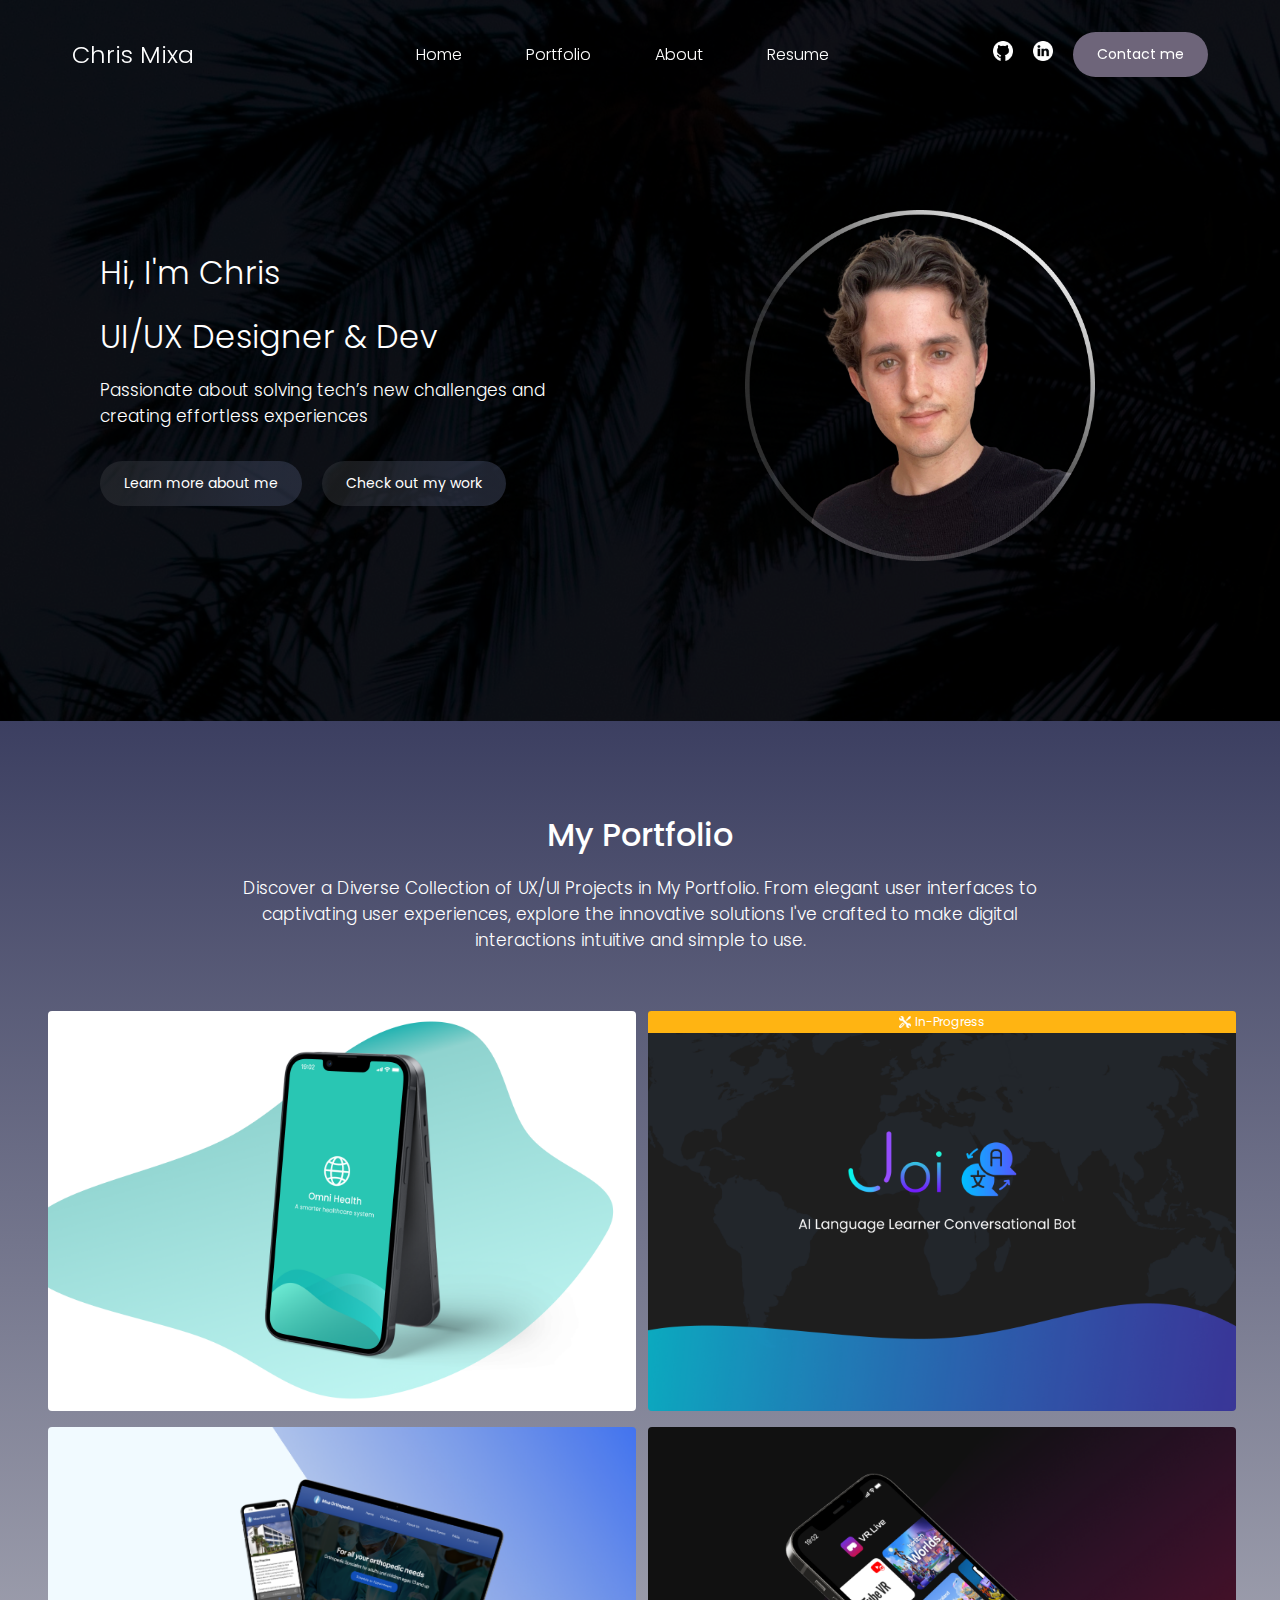
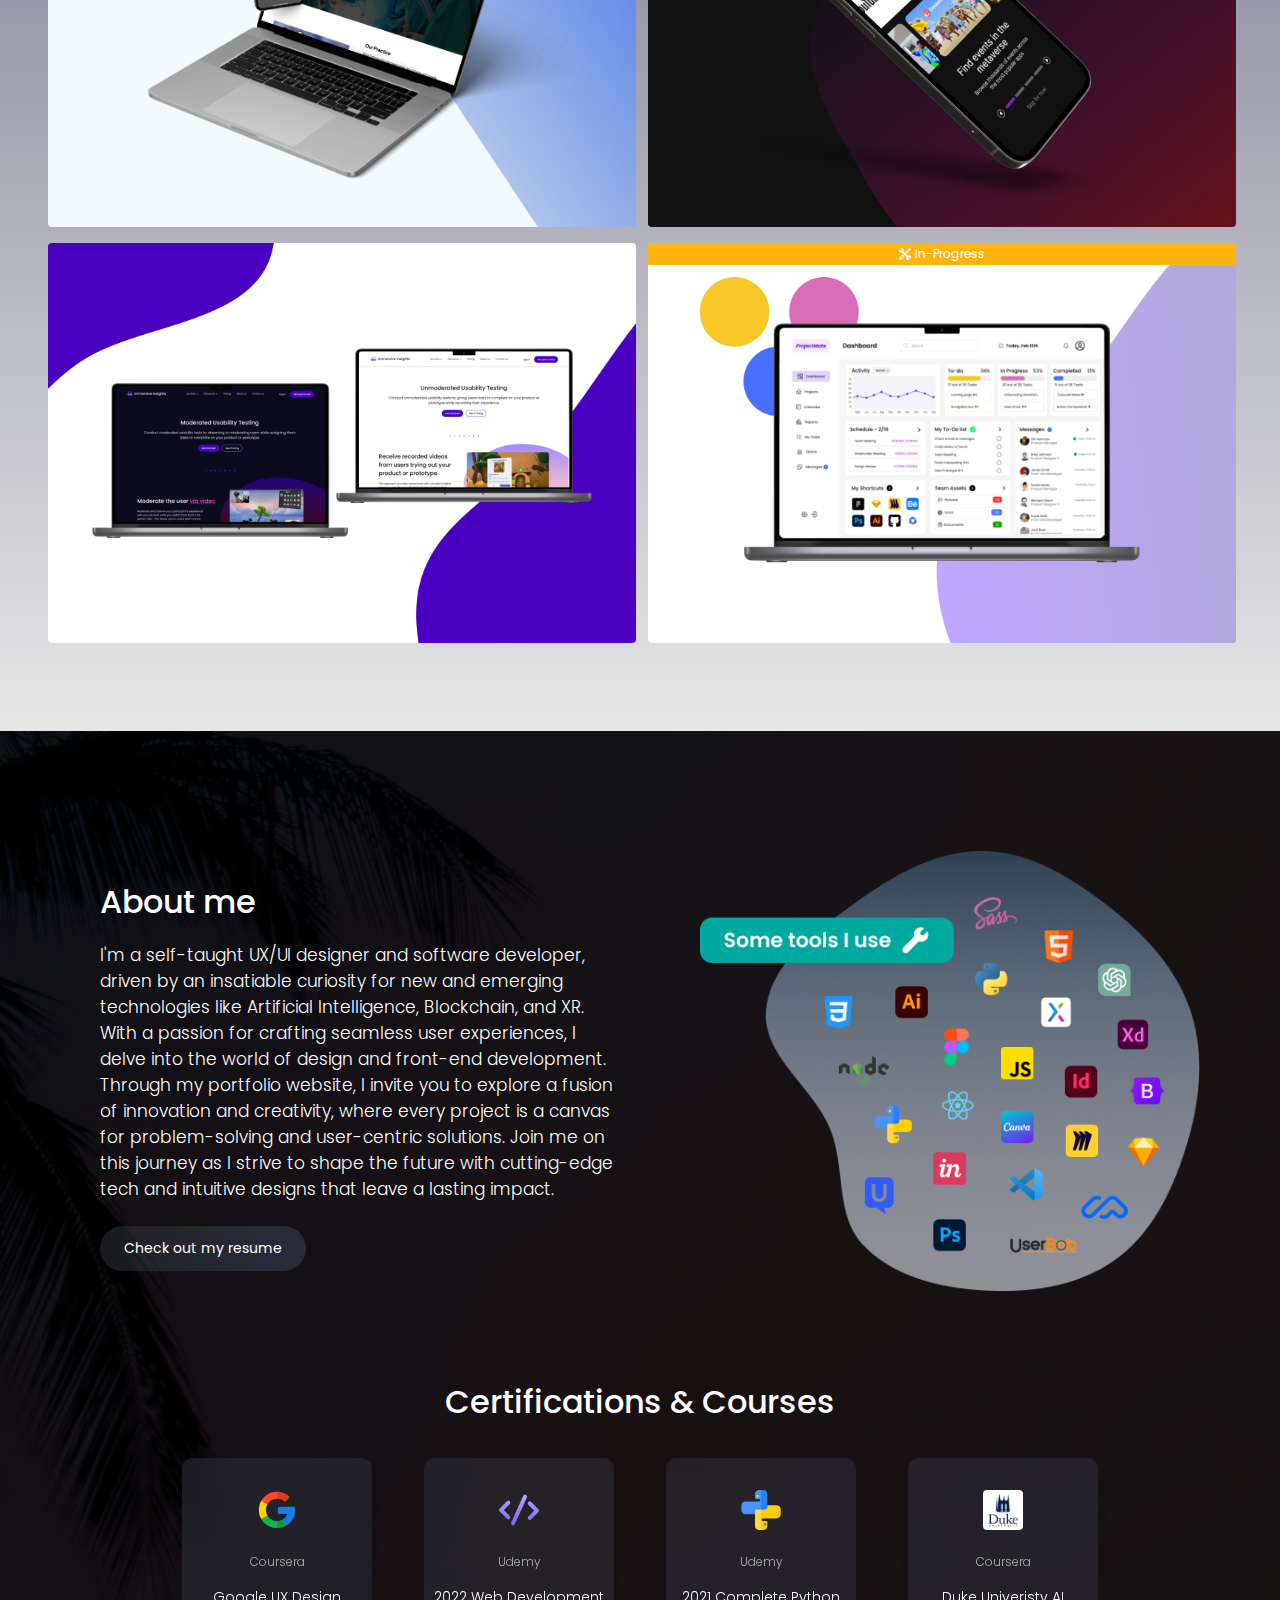
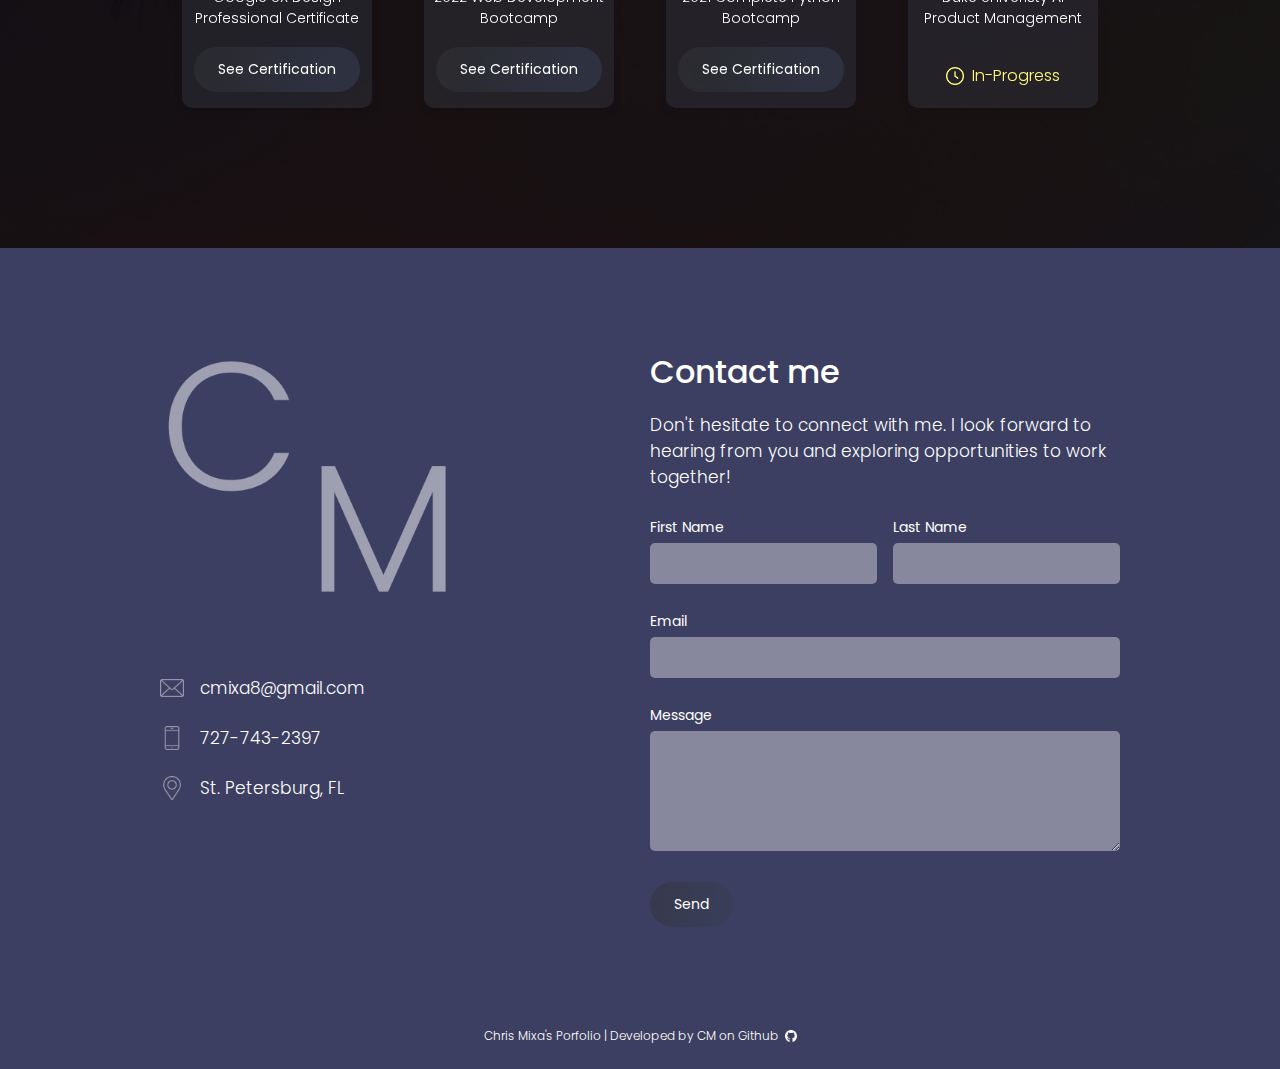
<file: index.html>
<!DOCTYPE html>
<html lang="en">
  <head>
    <meta charset="UTF-8" />
    <meta http-equiv="X-UA-Compatible" content="IE=edge" />
    <meta name="viewport" content="width=device-width, initial-scale=1.0" />

    <!-- Favicon -->
    <link rel="icon" type="image/png" sizes="32x32" href="images/CM1 Fav.png" />

    <!-- Fonts -->
    <link rel="preconnect" href="https://fonts.googleapis.com" />
    <link
      href="https://fonts.googleapis.com/css2?family=Poppins:wght@300;400;500;600;700&display=swap"
      rel="stylesheet"
    />

    <!-- CSS -->
    <link rel="stylesheet" href="css/style.css" />
    <link rel="stylesheet" href="css/navbar.css" />

    <title>Chris Mixa</title>
  </head>

  <body>
    <div class="main-container">
      <!-- NAVBAR -->
      <nav class="nav">
        <div class="navbar">
          <div>
            <a
              class="title-container"
              href="#Home"
              onclick="scrollToSection('#Home')"
            >
              <h1 class="title">Chris Mixa</h1>
            </a>
          </div>
          <ul class="navlinks">
            <li class="navbar-item">
              <a href="#Home" onclick="scrollToSection('#Home')">Home</a>
            </li>
            <li class="navbar-item">
              <a href="#Portfolio" onclick="scrollToSection('#Portfolio')"
                >Portfolio</a
              >
            </li>
            <li class="navbar-item">
              <a href="#About" onclick="scrollToSection('#About')">About</a>
            </li>
            <li class="navbar-item">
              <a
                href="https://docs.google.com/document/d/13O8WuhT5zbAtkgIj-Jpm3L5ObLsV3egbYrUlHdlkb98/edit?usp=sharing"
                target="_blank"
              >
                Resume
              </a>
            </li>
          </ul>
          <div class="hamburger-menu" id="hamburgerMenu">
            <div class="hamburger-menu-line"></div>
            <div class="hamburger-menu-line"></div>
            <div class="hamburger-menu-line"></div>
          </div>
          <div class="login-paid">
            <a href="https://github.com/CMIXA" target="_blank">
              <img class="social-media" src="images/github-W.png" />
            </a>
            <a
              id="right-link"
              href="https://www.linkedin.com/in/christopher-mixa/"
              target="/blank"
            >
              <img class="social-media" src="images/linkedin-W.png" />
            </a>
            <a
              class="contact-button"
              id="right-link"
              href="#Contact"
              onclick="scrollToSection('#Contact')"
            >
              <button>Contact me</button>
            </a>
          </div>
        </div>
        <div class="dropdown-menu" id="dropdownMenu">
          <ul class="navlinks-dropdown">
            <li class="navbar-item">
              <a href="#Home" onclick="scrollToSection('#Home')">Home</a>
            </li>
            <li class="navbar-item">
              <a href="#Portfolio" onclick="scrollToSection('#Portfolio')"
                >Portfolio</a
              >
            </li>
            <li class="navbar-item">
              <a href="#About" onclick="scrollToSection('#About')">About</a>
            </li>
            <li class="navbar-item">
              <a href="#Contact" onclick="scrollToSection('#Contact')"
                >Contact</a
              >
            </li>
            <li class="navbar-item">
              <a
                href="https://docs.google.com/document/d/13O8WuhT5zbAtkgIj-Jpm3L5ObLsV3egbYrUlHdlkb98/edit?usp=sharing"
                target="_blank"
                >Resume</a
              >
            </li>
          </ul>
        </div>
      </nav>
      <!--  -->

      <!-- HOME SECTION -->
      <section id="Home">
        <div class="nav-space"></div>
        <div class="home-section">
          <div class="h-left-div">
            <h1>Hi, I'm Chris</h1>
            <h1>UI/UX Designer & Dev</h1>
            <p>
              Passionate about solving tech’s new challenges and creating
              effortless experiences
            </p>
            <div class="button-container">
              <a href="#About" onclick="scrollToSection('#About')">
                <button>Learn more about me</button>
              </a>
              <a href="#Portfolio" onclick="scrollToSection('#Portfolio')">
                <button>Check out my work</button>
              </a>
            </div>
          </div>
          <div class="h-right-div">
            <img src="images/me4.png" />
          </div>
        </div>
      </section>
      <!--  -->

      <!-- PROJECTS SECTION -->
      <section class="portfolio-page" id="Portfolio">
        <div class="portfolio-container">
          <div class="portfolio-text">
            <h2>My Portfolio</h2>
            <p>
              Discover a Diverse Collection of UX/UI Projects in My Portfolio.
              From elegant user interfaces to captivating user experiences,
              explore the innovative solutions I've crafted to make digital
              interactions intuitive and simple to use.
            </p>
          </div>
          <div class="portfolio-projects">
            <div class="portfolio-projects-row">
              <div class="square-container">
                <a href="project1.html">
                  <div class="square" id="sc-omni">
                    <div class="text">
                      <p>Omni Health App</p>
                      <p>UX Case Study</p>
                    </div>
                  </div>
                </a>
              </div>
              <div class="square-container">
                <a href="project2.html">
                  <div class="square" id="sc-joi">
                    <div class="text">
                      <p class="text-title">Joi Generative AI</p>
                      <p>In-Progress</p>
                    </div>
                    <div class="in-prog-text">
                      <img src="images/support.png" alt="" />
                      <p class="in-prog-sub">In-Progress</p>
                    </div>
                  </div>
                </a>
              </div>
            </div>
            <!--  -->
            <div class="portfolio-projects-row">
              <div class="square-container">
                <a href="project3.html">
                  <div class="square" id="sc-mo">
                    <div class="text">
                      <p>Mixa Orthopedics</p>
                      <p>UX Case Study</p>
                    </div>
                  </div>
                </a>
              </div>
              <div class="square-container">
                <a href="project4.html">
                  <div class="square" id="sc-vrl">
                    <div class="text">
                      <p>VR Live</p>
                      <p>UX Case Study</p>
                    </div>
                  </div>
                </a>
              </div>
            </div>
            <!--  -->
            <div class="portfolio-projects-row">
              <div class="square-container">
                <a href="project5.html">
                  <div class="square" id="sc-ii">
                    <div class="text">
                      <p>Immersive Insights</p>
                      <p>UI Project</p>
                    </div>
                  </div>
                </a>
              </div>
              <div class="square-container">
                <a href="project6.html">
                  <div class="square" id="sc-pm8">
                    <div class="text">
                      <p>Project M8</p>
                      <p>In-Progress</p>
                    </div>
                    <div class="in-prog-text">
                      <img src="images/support.png" alt="" />
                      <p class="in-prog-sub">In-Progress</p>
                    </div>
                  </div>
                </a>
              </div>
            </div>
          </div>
        </div>
      </section>
      <!--  -->

      <!-- ABOUT SECTION -->
      <section class="about-page" id="About">
        <div class="about-section">
          <div class="a-left-div">
            <div class="about-text">
              <h2 class="about-title">About me</h2>
              <p>
                I'm a self-taught UX/UI designer and software developer, driven
                by an insatiable curiosity for new and emerging technologies
                like Artificial Intelligence, Blockchain, and XR. With a passion
                for crafting seamless user experiences, I delve into the world
                of design and front-end development. Through my portfolio
                website, I invite you to explore a fusion of innovation and
                creativity, where every project is a canvas for problem-solving
                and user-centric solutions. Join me on this journey as I strive
                to shape the future with cutting-edge tech and intuitive designs
                that leave a lasting impact.
              </p>
              <!-- <button>Check out my resume</button> -->
            </div>
            <a
              href="https://docs.google.com/document/d/13O8WuhT5zbAtkgIj-Jpm3L5ObLsV3egbYrUlHdlkb98/edit?usp=sharing"
              target="_blank"
            >
              <button>Check out my resume</button>
            </a>
          </div>
          <div class="a-right-div">
            <div class="img-wrapper">
              <img src="images/Group 18 (2).png" alt="" />
            </div>
          </div>
        </div>
        <div class="certs-section">
          <div class="cert-title">
            <h2>Certifications & Courses</h2>
          </div>
          <div class="cert-card-container">
            <div class="cert-card">
              <img class="cert-img" src="images/google (1).png" alt="" />
              <p class="cert-plat">Coursera</p>
              <p class="cert-name">Google UX Design Professional Certificate</p>
              <a
                href="https://www.coursera.org/account/accomplishments/professional-cert/R77BV9WGPHP3?utm_source=link&utm_medium=certificate&utm_content=cert_image&utm_campaign=pdf_header_button&utm_product=prof"
                target="_blank"
              >
                <button class="button-comp">See Certification</button>
              </a>
            </div>
            <div class="cert-card">
              <img class="cert-img" src="images/code.png" alt="" />
              <p class="cert-plat">Udemy</p>
              <p class="cert-name">2022 Web Development Bootcamp</p>
              <a
                href="https://www.udemy.com/certificate/UC-8e533edb-2969-4518-830e-280d330ef5ca/"
                target="_blank"
              >
                <button class="button-comp">See Certification</button>
              </a>
            </div>
            <div class="cert-card">
              <img class="cert-img" src="images/python.png" alt="" />
              <p class="cert-plat">Udemy</p>
              <p class="cert-name">2021 Complete Python Bootcamp</p>
              <a
                href="https://www.udemy.com/certificate/UC-91d6b0c4-571d-40bd-ad09-ca62d7490f73/"
                target="_blank"
              >
                <button class="button-comp">See Certification</button>
              </a>
            </div>
            <div class="cert-card">
              <img class="cert-img" src="images/duke.jpeg" alt="" />
              <p class="cert-plat">Coursera</p>
              <p class="cert-name">Duke Univeristy AI Product Management</p>
              <div class="in-prog">
                <img class="in-prog-img" src="images/clock.png" alt="" />
                <p>In-Progress</p>
              </div>
            </div>
          </div>
        </div>
      </section>
      <!--  -->

      <!-- CONTACT SECTION -->
      <section id="Contact">
        <div class="contact-container">
          <div class="contact-page">
            <div class="contact-form-container">
              <h2 class="contact-title-phone">Contact me</h2>
              <div class="left-div">
                <img
                  class="contact-image"
                  src="images/cm1.png"
                  alt="initials"
                />
                <div class="contact-info">
                  <div>
                    <img class="contact-icon" src="images/email.png" />
                    <p>cmixa8@gmail.com</p>
                  </div>
                  <div>
                    <img class="contact-icon" src="images/phone.png" />
                    <p>727-743-2397</p>
                  </div>
                  <div>
                    <img class="contact-icon" src="images/location.png" />
                    <p>St. Petersburg, FL</p>
                  </div>
                </div>
              </div>
              <div class="right-div">
                <div class="form-title">
                  <h2>Contact me</h2>
                  <p>
                    Don't hesitate to connect with me. I look forward to hearing
                    from you and exploring opportunities to work together!
                  </p>
                </div>
                <form
                  action="https://formsubmit.co/cmixa8@gmail.com"
                  method="POST"
                  target="_blank"
                >
                  <div class="fl-name">
                    <div class="f-name" id="div">
                      <label>First Name</label>
                      <input type="firstname" name="name" />
                    </div>
                    <div id="div">
                      <label>Last Name</label>
                      <input type="lastname" name="name" />
                    </div>
                  </div>
                  <div id="div">
                    <label>Email</label>
                    <input type="email" name="email" />
                  </div>
                  <div id="div">
                    <label>Message</label>
                    <textarea name="message"></textarea>
                  </div>
                  <input
                    type="hidden"
                    name="_next"
                    value="https://cmixa.github.io/UX_Portfolio/thankyou.html"
                  />
                  <input type="hidden" name="_captcha" value="false" />
                  <button type="submit">Send</button>
                </form>
              </div>
            </div>
          </div>
        </div>
      </section>
      <footer>
        <div class="footer-container">
          <p class="footer-text">
            Chris Mixa's Porfolio | Developed by CM on Github
          </p>
          <img src="images/github-W.png" alt="" />
        </div>
      </footer>
      <!--  -->
    </div>

    <!-- <script src="navbar.js"></script>
    <script src="script.js"></script>
    <script src="index.js"></script> -->
    <!-- Google tag (gtag.js) -->
    <style>
      /* Your CSS code remains the same */

      /* Add a new CSS class to hide the navbar */
      .navbar.hide {
        transform: translateY(-100%);
      }

      /* Media query for larger screens */
      @media screen and (min-width: 900px) {
        /* Show the navbar by default on larger screens */
        .navbar {
          transform: translateY(0);
        }

        /* Hide the navbar when the 'hide' class is applied on larger screens */
        .navbar.hide {
          transform: translateY(-100%);
        }
      }
    </style>

    <script>
      let prevScrollPos = window.pageYOffset;
      let isLargeScreen = window.matchMedia("(min-width: 900px)").matches;
      const navbar = document.querySelector(".navbar");

      function handleScroll() {
        const currentScrollPos = window.pageYOffset;

        if (prevScrollPos > currentScrollPos) {
          // Scrolling up, remove the 'hide' class to show the navbar
          navbar.classList.remove("hide");
        } else {
          // Scrolling down, add the 'hide' class to hide the navbar
          navbar.classList.add("hide");
        }

        prevScrollPos = currentScrollPos;
      }

      function handleWindowSizeChange(e) {
        isLargeScreen = e.matches;

        if (isLargeScreen) {
          // Add the event listener for larger screens
          window.addEventListener("scroll", handleScroll);
          // Show the navbar when switching from smaller to larger screen
          navbar.classList.remove("hide");
        } else {
          // Remove the event listener for smaller screens
          window.removeEventListener("scroll", handleScroll);
          // Show the navbar on smaller screens
          navbar.classList.remove("hide");
        }
      }

      // Initial check for window size and add event listener if needed
      const initialMediaQuery = window.matchMedia("(min-width: 900px)");
      initialMediaQuery.addListener(handleWindowSizeChange);
      handleWindowSizeChange(initialMediaQuery);

      const hamburgerMenu = document.getElementById("hamburgerMenu");
      const dropdownMenu = document.getElementById("dropdownMenu");

      hamburgerMenu.addEventListener("click", () => {
        dropdownMenu.style.display =
          dropdownMenu.style.display === "block" ? "none" : "block";
      });

      // Event listener to close the dropdown menu when clicking outside of it
      document.addEventListener("click", (event) => {
        const target = event.target;
        if (target !== dropdownMenu && target !== hamburgerMenu) {
          dropdownMenu.style.display = "none";
        }
      });

      function scrollToSection(sectionId) {
        const section = document.getElementById(sectionId);
        if (section) {
          section.scrollIntoView({ behavior: "smooth" });
        }
      }
    </script>
    <script
      async
      src="https://www.googletagmanager.com/gtag/js?id=G-QP78FGZ9BZ"
    ></script>
    <script>
      window.dataLayer = window.dataLayer || [];
      function gtag() {
        dataLayer.push(arguments);
      }
      gtag("js", new Date());

      gtag("config", "G-QP78FGZ9BZ");
    </script>
  </body>
</html>
</file>
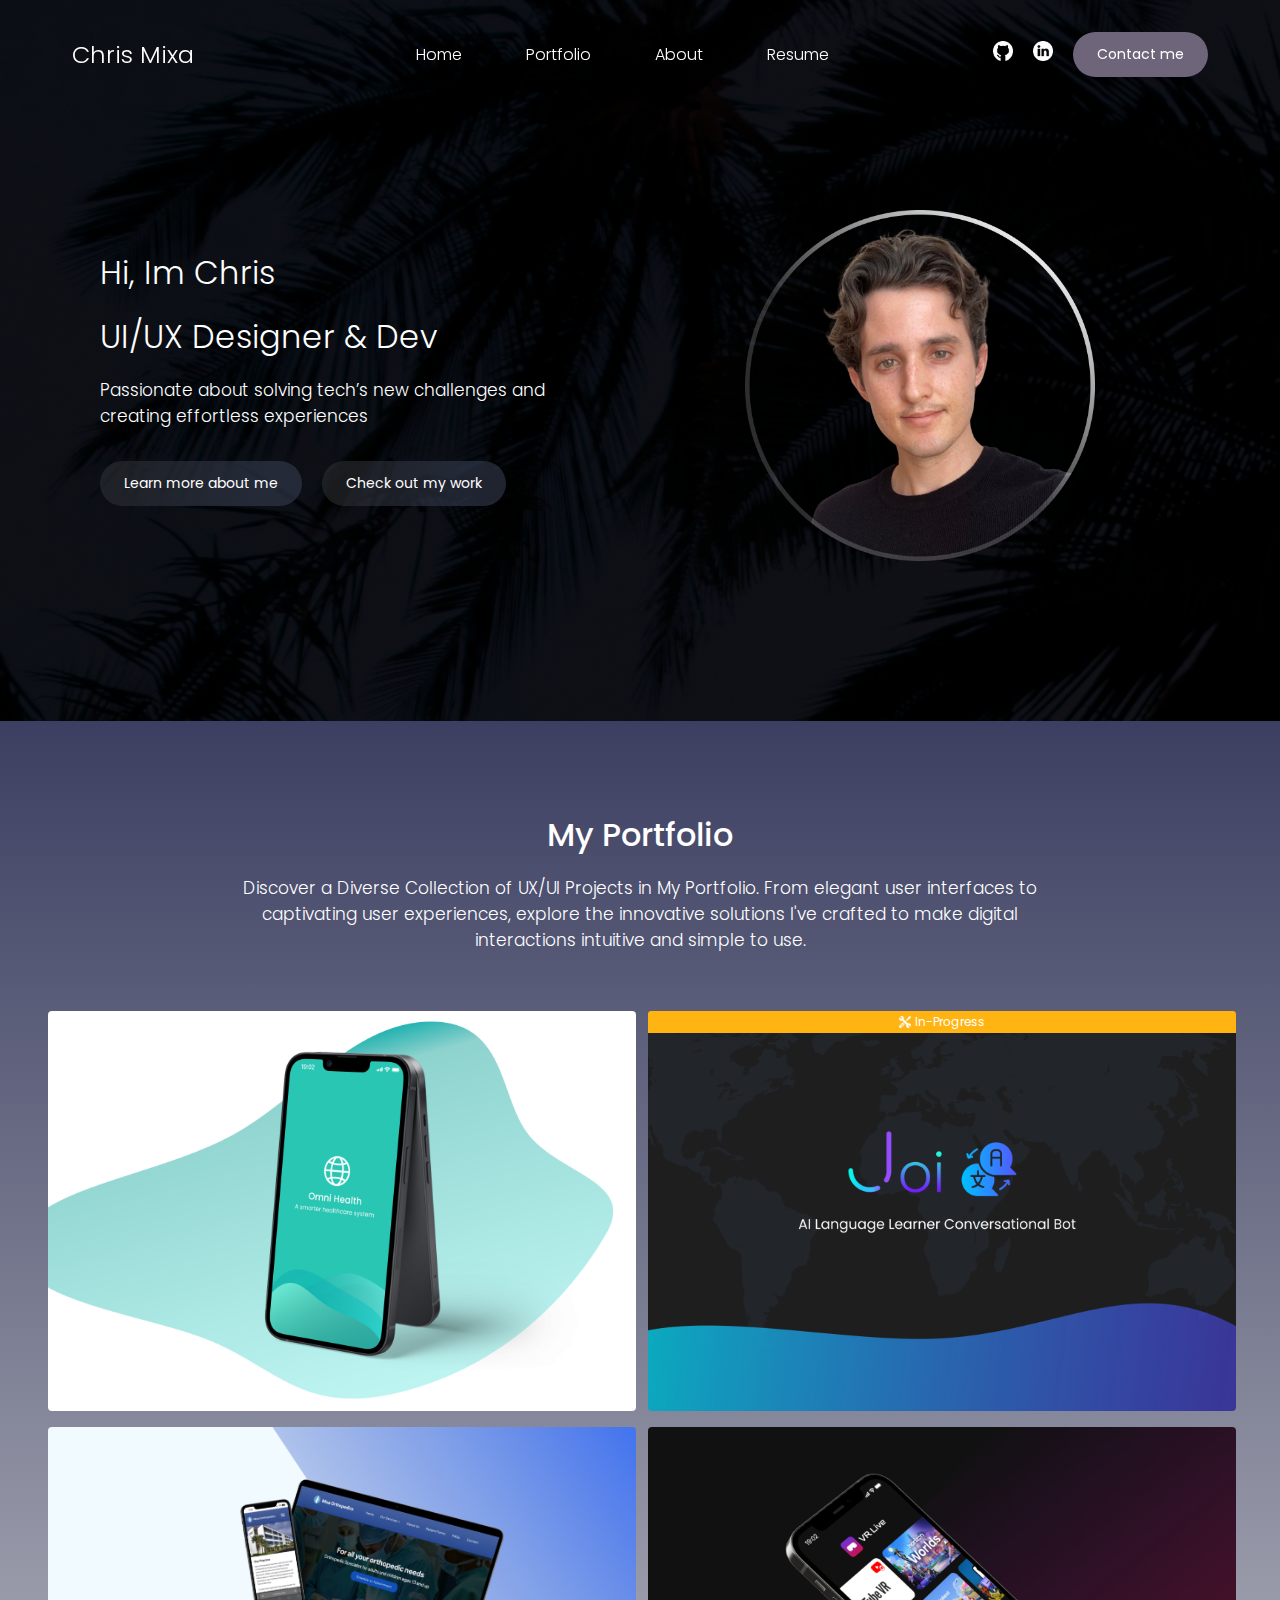
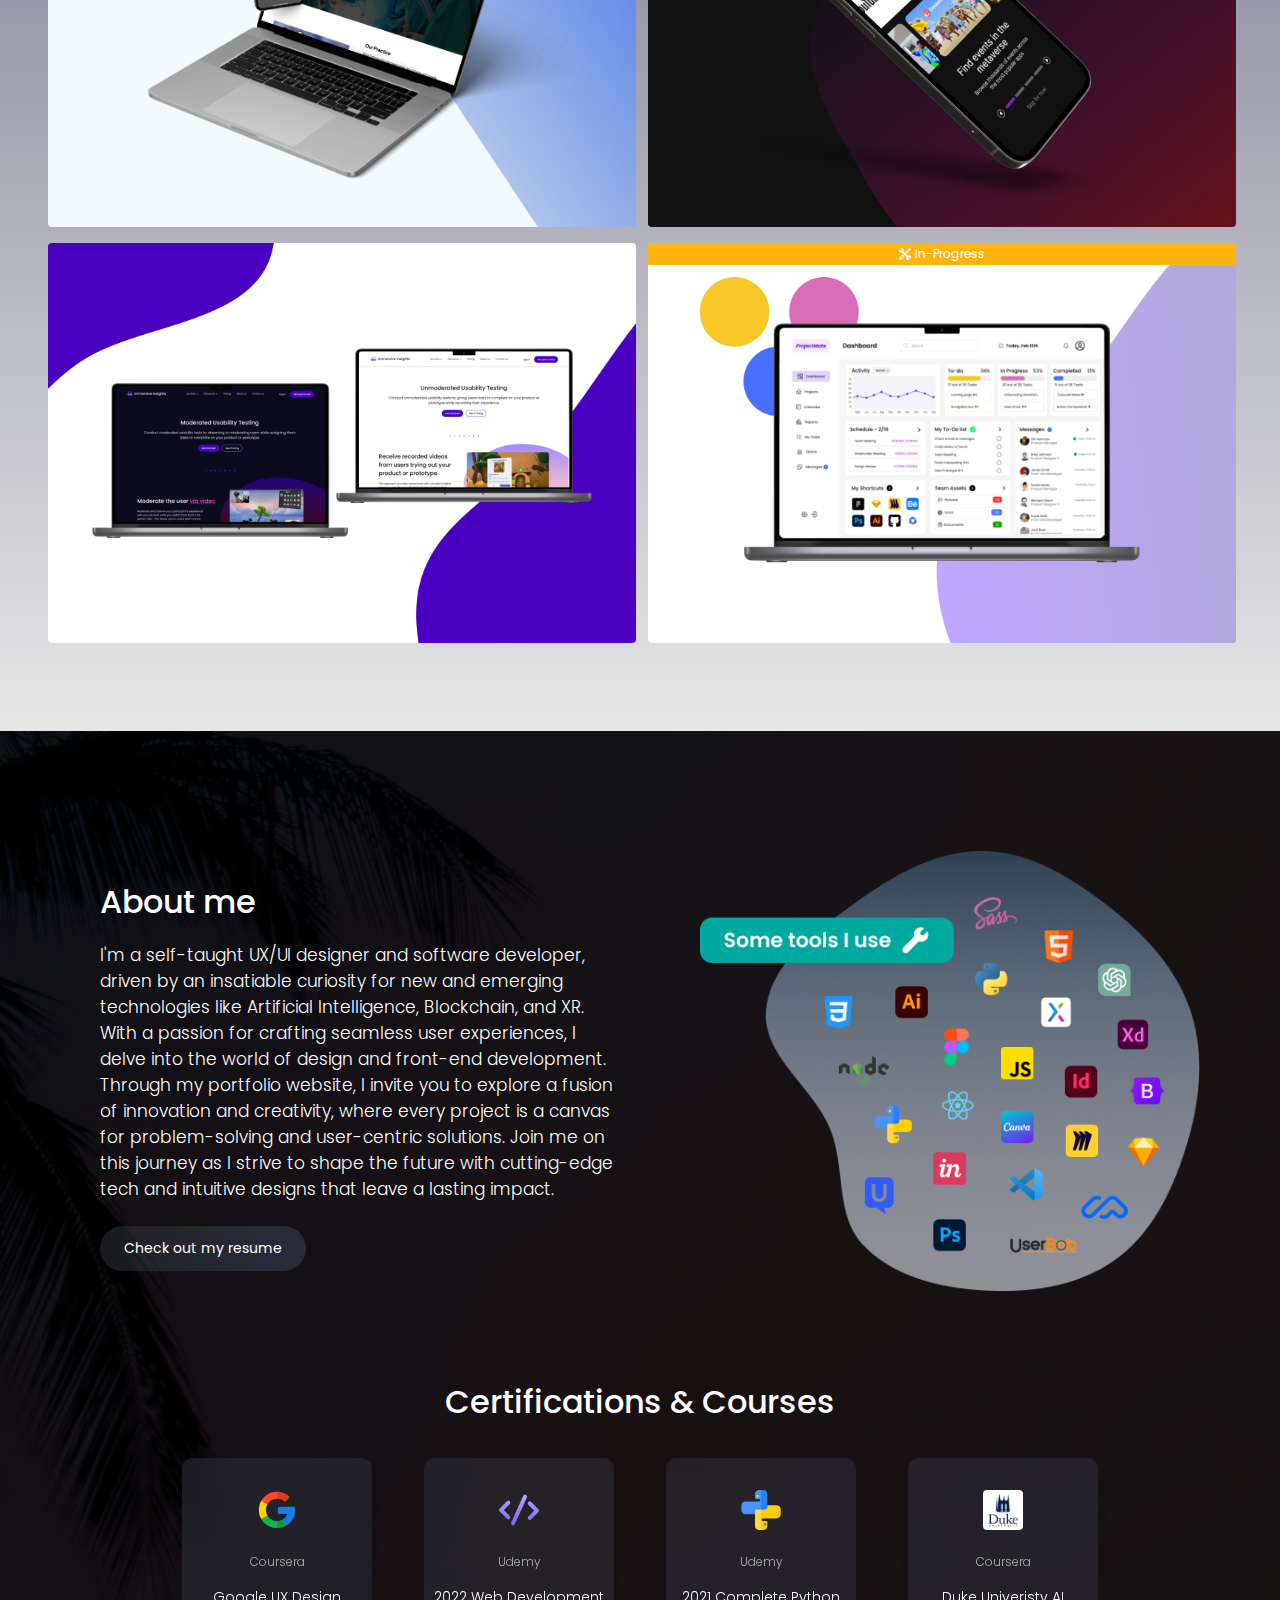
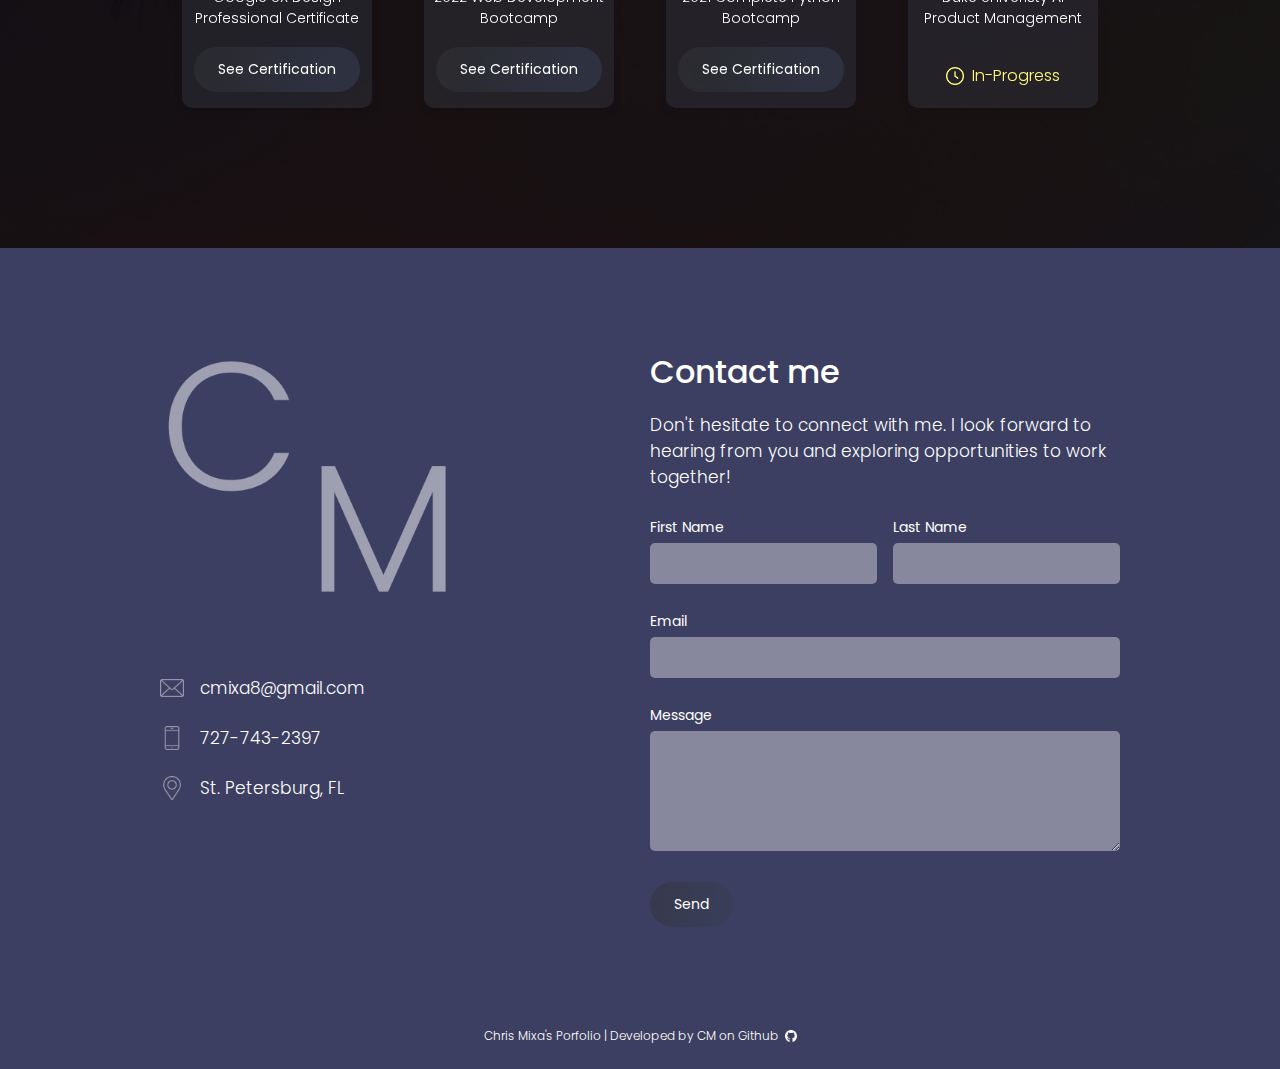
<file: index-cmixa.html>
<!DOCTYPE html>
<html lang="en">
  <head>
    <meta charset="UTF-8" />
    <meta http-equiv="X-UA-Compatible" content="IE=edge" />
    <meta name="viewport" content="width=device-width, initial-scale=1.0" />

    <!-- Favicon -->
    <link rel="icon" type="image/png" sizes="32x32" href="images/CM1 Fav.png" />

    <!-- Fonts -->
    <link rel="preconnect" href="https://fonts.googleapis.com" />
    <link
      href="https://fonts.googleapis.com/css2?family=Poppins:wght@300;400;500;600;700&display=swap"
      rel="stylesheet"
    />

    <!-- CSS -->
    <link rel="stylesheet" href="css/style.css" />
    <link rel="stylesheet" href="css/navbar.css" />

    <title>Chris Mixa</title>
  </head>

  <body>
    <div class="main-container">
      <!-- NAVBAR -->
      <nav class="nav">
        <div class="navbar">
          <div>
            <a
              class="title-container"
              href="#Home"
              onclick="scrollToSection('#Home')"
            >
              <h1 class="title">Chris Mixa</h1>
            </a>
          </div>
          <ul class="navlinks">
            <li class="navbar-item">
              <a href="#Home" onclick="scrollToSection('#Home')">Home</a>
            </li>
            <li class="navbar-item">
              <a href="#Portfolio" onclick="scrollToSection('#Portfolio')"
                >Portfolio</a
              >
            </li>
            <li class="navbar-item">
              <a href="#About" onclick="scrollToSection('#About')">About</a>
            </li>
            <li class="navbar-item">
              <a
                href="https://docs.google.com/document/d/13O8WuhT5zbAtkgIj-Jpm3L5ObLsV3egbYrUlHdlkb98/edit?usp=sharing"
                target="_blank"
              >
                Resume
              </a>
            </li>
          </ul>
          <div class="hamburger-menu" id="hamburgerMenu">
            <div class="hamburger-menu-line"></div>
            <div class="hamburger-menu-line"></div>
            <div class="hamburger-menu-line"></div>
          </div>
          <div class="login-paid">
            <a href="https://github.com/CMIXA" target="_blank">
              <img class="social-media" src="images/github-W.png" />
            </a>
            <a
              id="right-link"
              href="https://www.linkedin.com/in/christopher-mixa/"
              target="/blank"
            >
              <img class="social-media" src="images/linkedin-W.png" />
            </a>
            <a
              class="contact-button"
              id="right-link"
              href="#Contact"
              onclick="scrollToSection('#Contact')"
            >
              <button>Contact me</button>
            </a>
          </div>
        </div>
        <div class="dropdown-menu" id="dropdownMenu">
          <ul class="navlinks-dropdown">
            <li class="navbar-item">
              <a href="#Home" onclick="scrollToSection('#Home')">Home</a>
            </li>
            <li class="navbar-item">
              <a href="#Portfolio" onclick="scrollToSection('#Portfolio')"
                >Portfolio</a
              >
            </li>
            <li class="navbar-item">
              <a href="#About" onclick="scrollToSection('#About')">About</a>
            </li>
            <li class="navbar-item">
              <a href="#Contact" onclick="scrollToSection('#Contact')"
                >Contact</a
              >
            </li>
            <li class="navbar-item">
              <a
                href="https://docs.google.com/document/d/13O8WuhT5zbAtkgIj-Jpm3L5ObLsV3egbYrUlHdlkb98/edit?usp=sharing"
                target="_blank"
                >Resume</a
              >
            </li>
          </ul>
        </div>
      </nav>
      <!--  -->

      <!-- HOME SECTION -->
      <section id="Home">
        <div class="nav-space"></div>
        <div class="home-section">
          <div class="h-left-div">
            <h1>Hi, Im Chris</h1>
            <h1>UI/UX Designer & Dev</h1>
            <p>
              Passionate about solving tech’s new challenges and creating
              effortless experiences
            </p>
            <div class="button-container">
              <a href="#About" onclick="scrollToSection('#About')">
                <button>Learn more about me</button>
              </a>
              <a href="#Portfolio" onclick="scrollToSection('#Portfolio')">
                <button>Check out my work</button>
              </a>
            </div>
          </div>
          <div class="h-right-div">
            <img src="images/me4.png" />
          </div>
        </div>
      </section>
      <!--  -->

      <!-- PROJECTS SECTION -->
      <section class="portfolio-page" id="Portfolio">
        <div class="portfolio-container">
          <div class="portfolio-text">
            <h2>My Portfolio</h2>
            <p>
              Discover a Diverse Collection of UX/UI Projects in My Portfolio.
              From elegant user interfaces to captivating user experiences,
              explore the innovative solutions I've crafted to make digital
              interactions intuitive and simple to use.
            </p>
          </div>
          <div class="portfolio-projects">
            <div class="portfolio-projects-row">
              <div class="square-container">
                <a href="project1.html">
                  <div class="square" id="sc-omni">
                    <div class="text">
                      <p>Omni Health App</p>
                      <p>UX Case Study</p>
                    </div>
                  </div>
                </a>
              </div>
              <div class="square-container">
                <a href="project2.html">
                  <div class="square" id="sc-joi">
                    <div class="text">
                      <p class="text-title">Joi Generative AI</p>
                      <p>In-Progress</p>
                    </div>
                    <div class="in-prog-text">
                      <img src="images/support.png" alt="" />
                      <p class="in-prog-sub">In-Progress</p>
                    </div>
                  </div>
                </a>
              </div>
            </div>
            <!--  -->
            <div class="portfolio-projects-row">
              <div class="square-container">
                <a href="project3.html">
                  <div class="square" id="sc-mo">
                    <div class="text">
                      <p>Mixa Orthopedics</p>
                      <p>UX Case Study</p>
                    </div>
                  </div>
                </a>
              </div>
              <div class="square-container">
                <a href="project4.html">
                  <div class="square" id="sc-vrl">
                    <div class="text">
                      <p>VR Live</p>
                      <p>UX Case Study</p>
                    </div>
                  </div>
                </a>
              </div>
            </div>
            <!--  -->
            <div class="portfolio-projects-row">
              <div class="square-container">
                <a href="project5.html">
                  <div class="square" id="sc-ii">
                    <div class="text">
                      <p>Immersive Insights</p>
                      <p>UI Project</p>
                    </div>
                  </div>
                </a>
              </div>
              <div class="square-container">
                <a href="project6.html">
                  <div class="square" id="sc-pm8">
                    <div class="text">
                      <p>Project M8</p>
                      <p>In-Progress</p>
                    </div>
                    <div class="in-prog-text">
                      <img src="images/support.png" alt="" />
                      <p class="in-prog-sub">In-Progress</p>
                    </div>
                  </div>
                </a>
              </div>
            </div>
          </div>
        </div>
      </section>
      <!--  -->

      <!-- ABOUT SECTION -->
      <section class="about-page" id="About">
        <div class="about-section">
          <div class="a-left-div">
            <div class="about-text">
              <h2 class="about-title">About me</h2>
              <p>
                I'm a self-taught UX/UI designer and software developer, driven
                by an insatiable curiosity for new and emerging technologies
                like Artificial Intelligence, Blockchain, and XR. With a passion
                for crafting seamless user experiences, I delve into the world
                of design and front-end development. Through my portfolio
                website, I invite you to explore a fusion of innovation and
                creativity, where every project is a canvas for problem-solving
                and user-centric solutions. Join me on this journey as I strive
                to shape the future with cutting-edge tech and intuitive designs
                that leave a lasting impact.
              </p>
              <!-- <button>Check out my resume</button> -->
            </div>
            <a
              href="https://docs.google.com/document/d/13O8WuhT5zbAtkgIj-Jpm3L5ObLsV3egbYrUlHdlkb98/edit?usp=sharing"
              target="_blank"
            >
              <button>Check out my resume</button>
            </a>
          </div>
          <div class="a-right-div">
            <div class="img-wrapper">
              <img src="images/Group 18 (2).png" alt="" />
            </div>
          </div>
        </div>
        <div class="certs-section">
          <div class="cert-title">
            <h2>Certifications & Courses</h2>
          </div>
          <div class="cert-card-container">
            <div class="cert-card">
              <img class="cert-img" src="images/google (1).png" alt="" />
              <p class="cert-plat">Coursera</p>
              <p class="cert-name">Google UX Design Professional Certificate</p>
              <a
                href="https://www.coursera.org/account/accomplishments/professional-cert/R77BV9WGPHP3?utm_source=link&utm_medium=certificate&utm_content=cert_image&utm_campaign=pdf_header_button&utm_product=prof"
                target="_blank"
              >
                <button class="button-comp">See Certification</button>
              </a>
            </div>
            <div class="cert-card">
              <img class="cert-img" src="images/code.png" alt="" />
              <p class="cert-plat">Udemy</p>
              <p class="cert-name">2022 Web Development Bootcamp</p>
              <a
                href="https://www.udemy.com/certificate/UC-8e533edb-2969-4518-830e-280d330ef5ca/"
                target="_blank"
              >
                <button class="button-comp">See Certification</button>
              </a>
            </div>
            <div class="cert-card">
              <img class="cert-img" src="images/python.png" alt="" />
              <p class="cert-plat">Udemy</p>
              <p class="cert-name">2021 Complete Python Bootcamp</p>
              <a
                href="https://www.udemy.com/certificate/UC-91d6b0c4-571d-40bd-ad09-ca62d7490f73/"
                target="_blank"
              >
                <button class="button-comp">See Certification</button>
              </a>
            </div>
            <div class="cert-card">
              <img class="cert-img" src="images/duke.jpeg" alt="" />
              <p class="cert-plat">Coursera</p>
              <p class="cert-name">Duke Univeristy AI Product Management</p>
              <div class="in-prog">
                <img class="in-prog-img" src="images/clock.png" alt="" />
                <p>In-Progress</p>
              </div>
            </div>
          </div>
        </div>
      </section>
      <!--  -->

      <!-- CONTACT SECTION -->
      <section id="Contact">
        <div class="contact-container">
          <div class="contact-page">
            <div class="contact-form-container">
              <h2 class="contact-title-phone">Contact me</h2>
              <div class="left-div">
                <img
                  class="contact-image"
                  src="images/cm1.png"
                  alt="initials"
                />
                <div class="contact-info">
                  <div>
                    <img class="contact-icon" src="images/email.png" />
                    <p>cmixa8@gmail.com</p>
                  </div>
                  <div>
                    <img class="contact-icon" src="images/phone.png" />
                    <p>727-743-2397</p>
                  </div>
                  <div>
                    <img class="contact-icon" src="images/location.png" />
                    <p>St. Petersburg, FL</p>
                  </div>
                </div>
              </div>
              <div class="right-div">
                <div class="form-title">
                  <h2>Contact me</h2>
                  <p>
                    Don't hesitate to connect with me. I look forward to hearing
                    from you and exploring opportunities to work together!
                  </p>
                </div>
                <form
                  action="https://formsubmit.co/cmixa8@gmail.com"
                  method="POST"
                  target="_blank"
                >
                  <div class="fl-name">
                    <div class="f-name" id="div">
                      <label>First Name</label>
                      <input type="firstname" name="name" />
                    </div>
                    <div id="div">
                      <label>Last Name</label>
                      <input type="lastname" name="name" />
                    </div>
                  </div>
                  <div id="div">
                    <label>Email</label>
                    <input type="email" name="email" />
                  </div>
                  <div id="div">
                    <label>Message</label>
                    <textarea name="message"></textarea>
                  </div>
                  <input
                    type="hidden"
                    name="_next"
                    value="https://cmixa.github.io/UX_Portfolio/thankyou.html"
                  />
                  <input type="hidden" name="_captcha" value="false" />
                  <button type="submit">Send</button>
                </form>
              </div>
            </div>
          </div>
        </div>
      </section>
      <footer>
        <div class="footer-container">
          <p class="footer-text">
            Chris Mixa's Porfolio | Developed by CM on Github
          </p>
          <img src="images/github-W.png" alt="" />
        </div>
      </footer>
      <!--  -->
    </div>

    <script src="navbar.js"></script>
    <script src="script.js"></script>
    <script src="index.js"></script>
    <!-- Google tag (gtag.js) -->
    <script
      async
      src="https://www.googletagmanager.com/gtag/js?id=G-QP78FGZ9BZ"
    ></script>
    <script>
      window.dataLayer = window.dataLayer || [];
      function gtag() {
        dataLayer.push(arguments);
      }
      gtag("js", new Date());

      gtag("config", "G-QP78FGZ9BZ");
    </script>
    <!-- <script src="navbar.js"></script> -->
  </body>
</html>
</file>
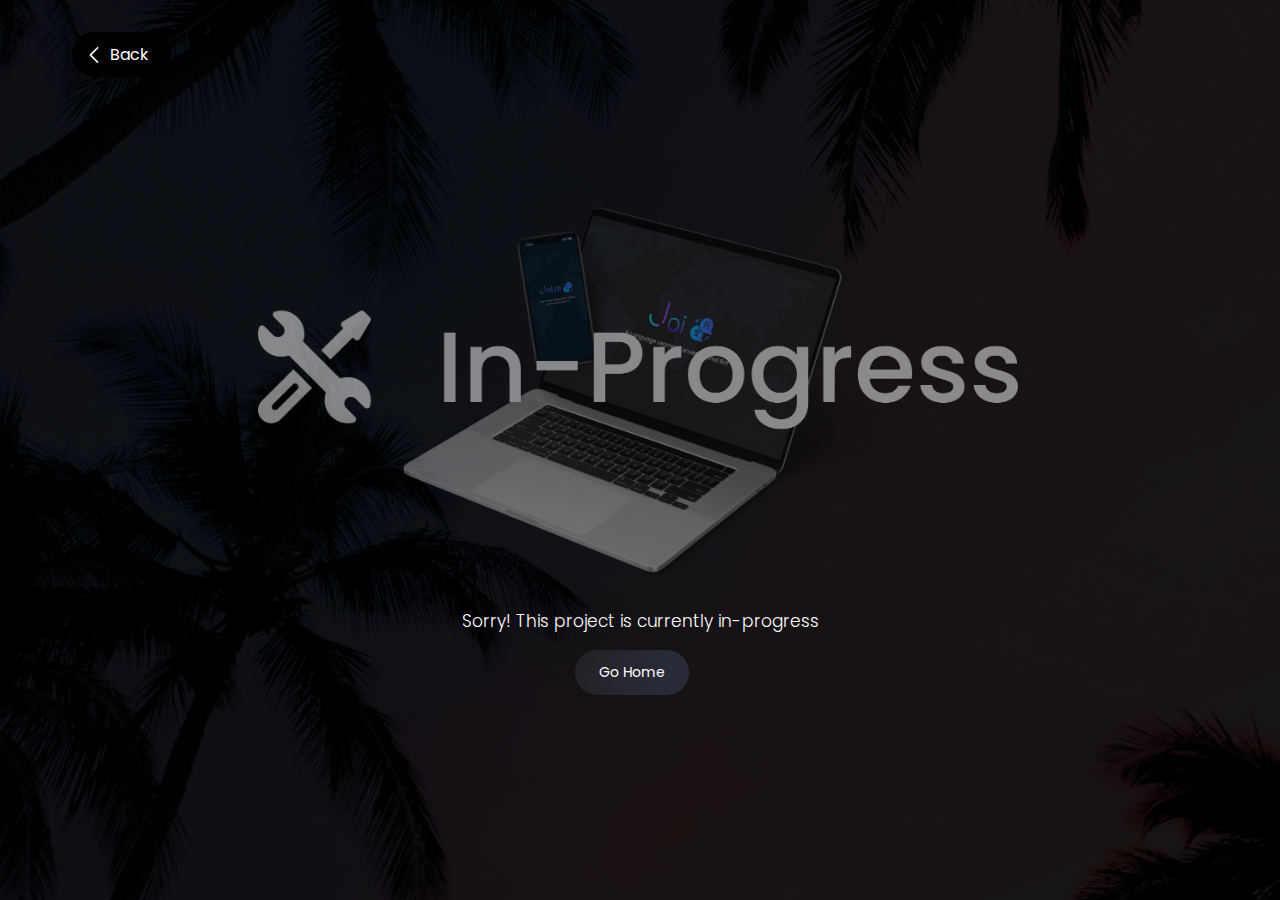
<file: project2.html>
<!DOCTYPE html>
<html lang="en">
  <head>
    <meta charset="UTF-8" />
    <meta http-equiv="X-UA-Compatible" content="IE=edge" />
    <meta name="viewport" content="width=device-width, initial-scale=1.0" />

    <!-- Favicon -->
    <link rel="icon" type="image/png" sizes="32x32" href="images/CM1 Fav.png" />

    <!-- Fonts -->
    <link rel="preconnect" href="https://fonts.googleapis.com" />
    <link
      href="https://fonts.googleapis.com/css2?family=Poppins:wght@300;400;500;600;700&display=swap"
      rel="stylesheet"
    />

    <!-- CSS -->
    <link rel="stylesheet" href="css/style.css" />
    <link rel="stylesheet" href="css/navbar.css" />

    <title>Project 2</title>
  </head>
  <body>
    <div>
      <div class="main-container">
        <!-- NAVBAR -->
        <nav class="nav">
          <div class="navbar">
            <div>
              <a href="index.html">
                <button class="title-container-proj">
                  <img src="images/back.png" alt="back" />
                  <h3 class="title-w">Back</h3>
                </button>
              </a>
            </div>
          </div>
        </nav>
      </div>
      <!--  -->
      <div class="ty-container">
        <div class="ty-wrapper-alt">
          <img src="images/Group 127 (1).png" alt="" class="proj-img-alt" />
          <p>Sorry! This project is currently in-progress</p>
          <a href="index.html">
            <button>Go Home</button>
          </a>
        </div>
      </div>
    </div>
    <script src="index2.js"></script>
    <script
      async
      src="https://www.googletagmanager.com/gtag/js?id=G-QP78FGZ9BZ"
    ></script>
    <script>
      window.dataLayer = window.dataLayer || [];
      function gtag() {
        dataLayer.push(arguments);
      }
      gtag("js", new Date());

      gtag("config", "G-QP78FGZ9BZ");
    </script>
  </body>
</html>
</file>
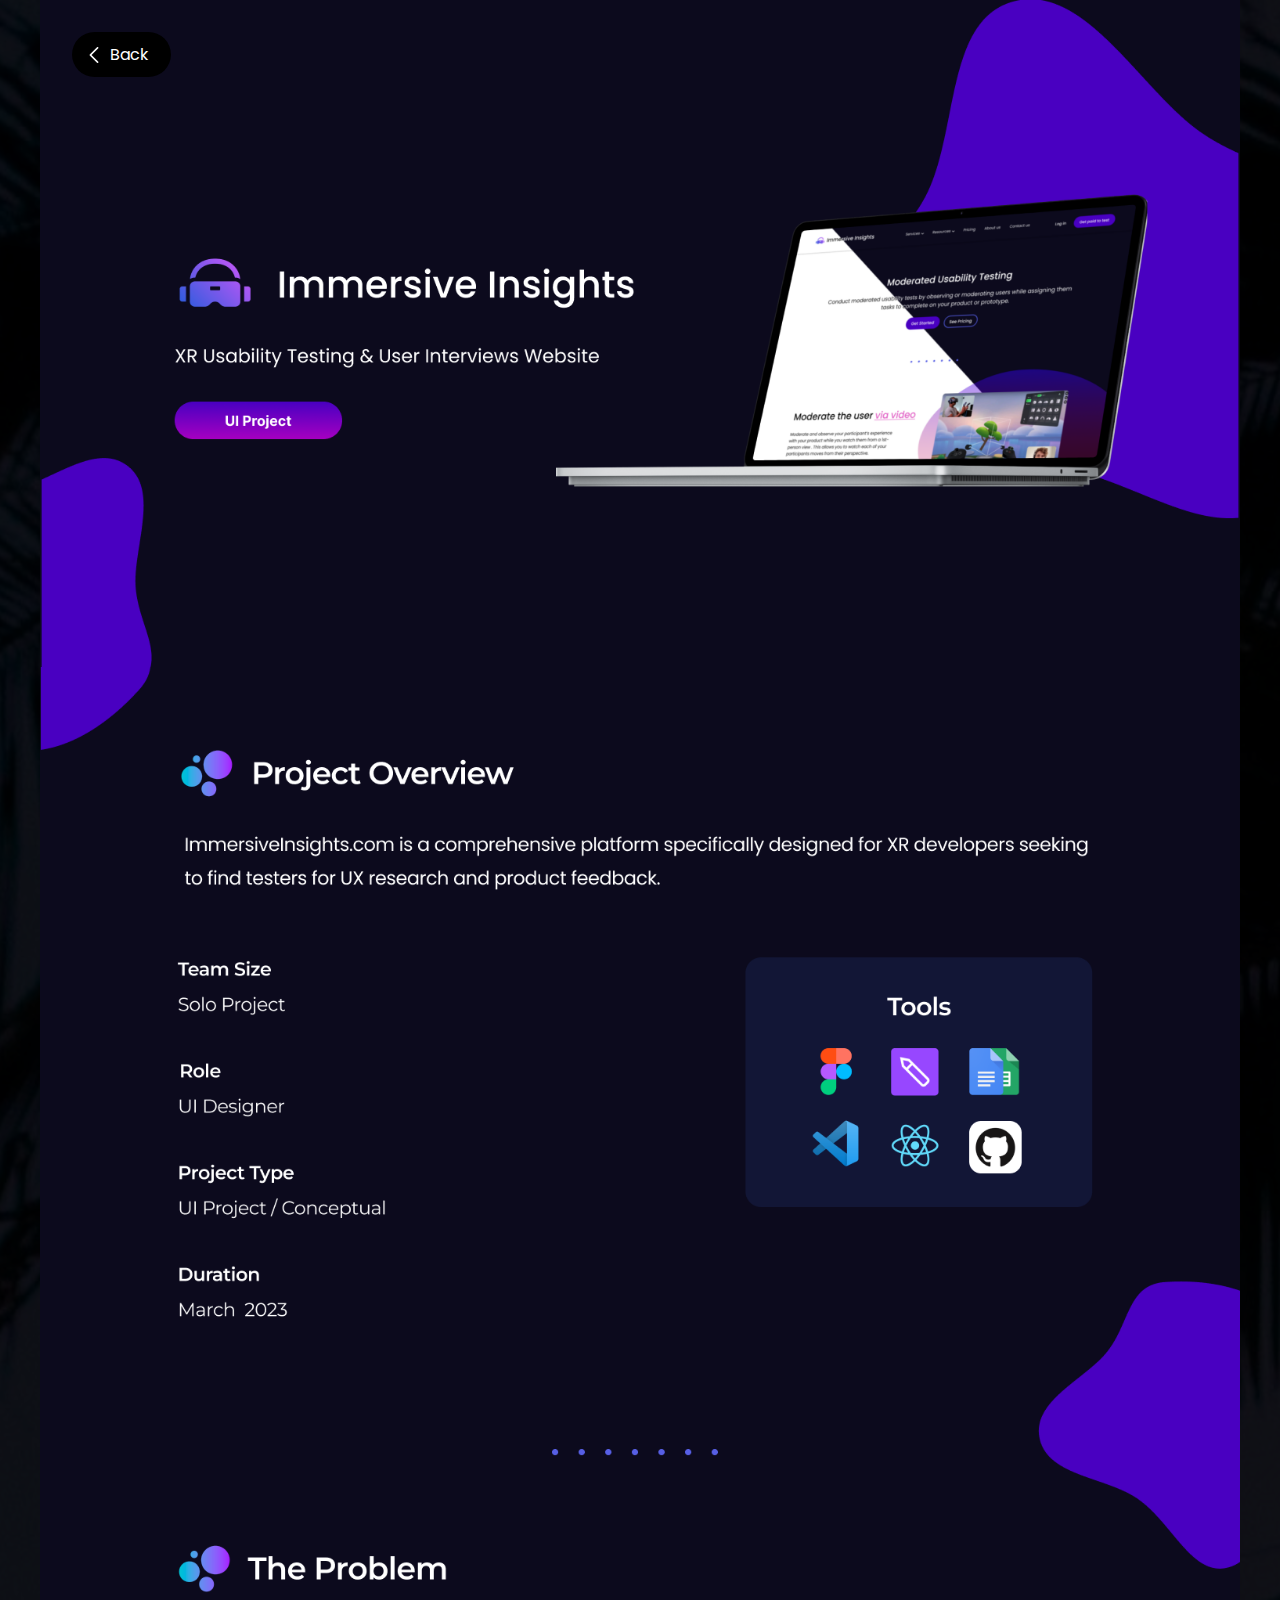
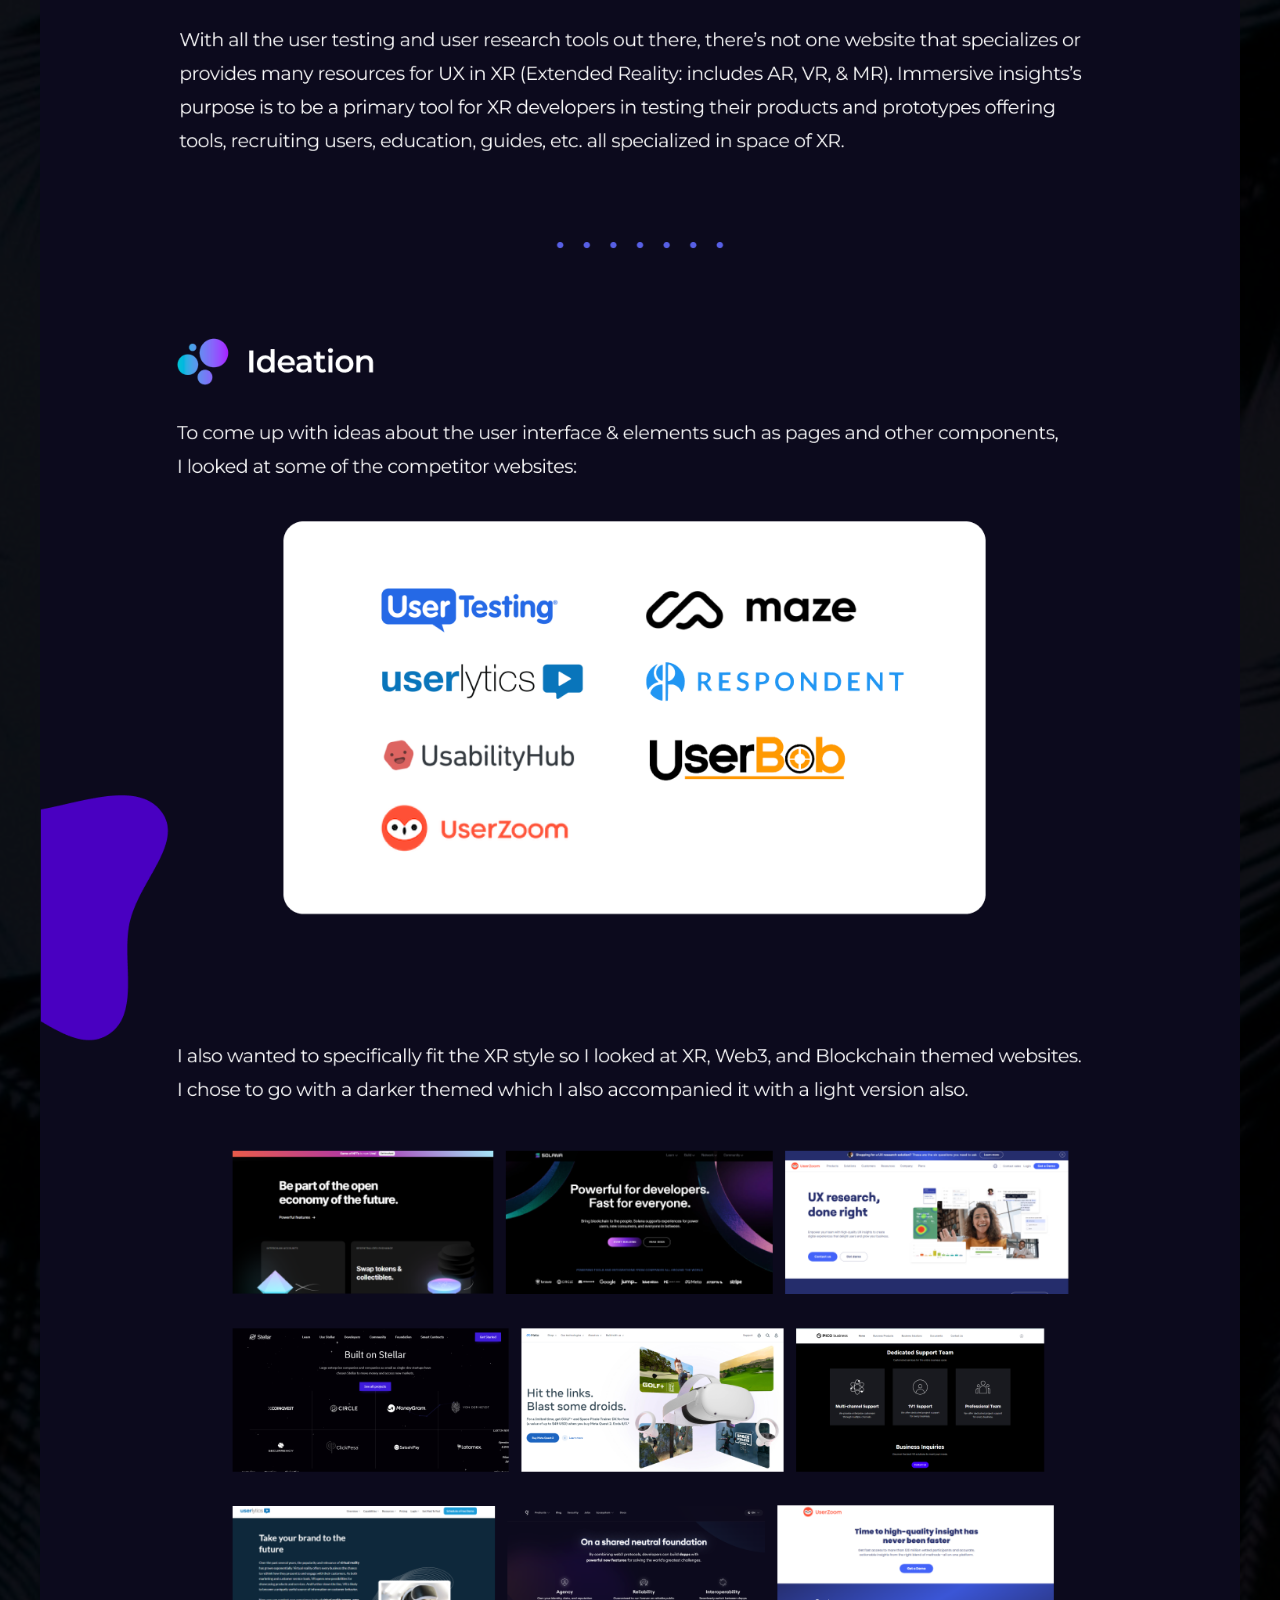
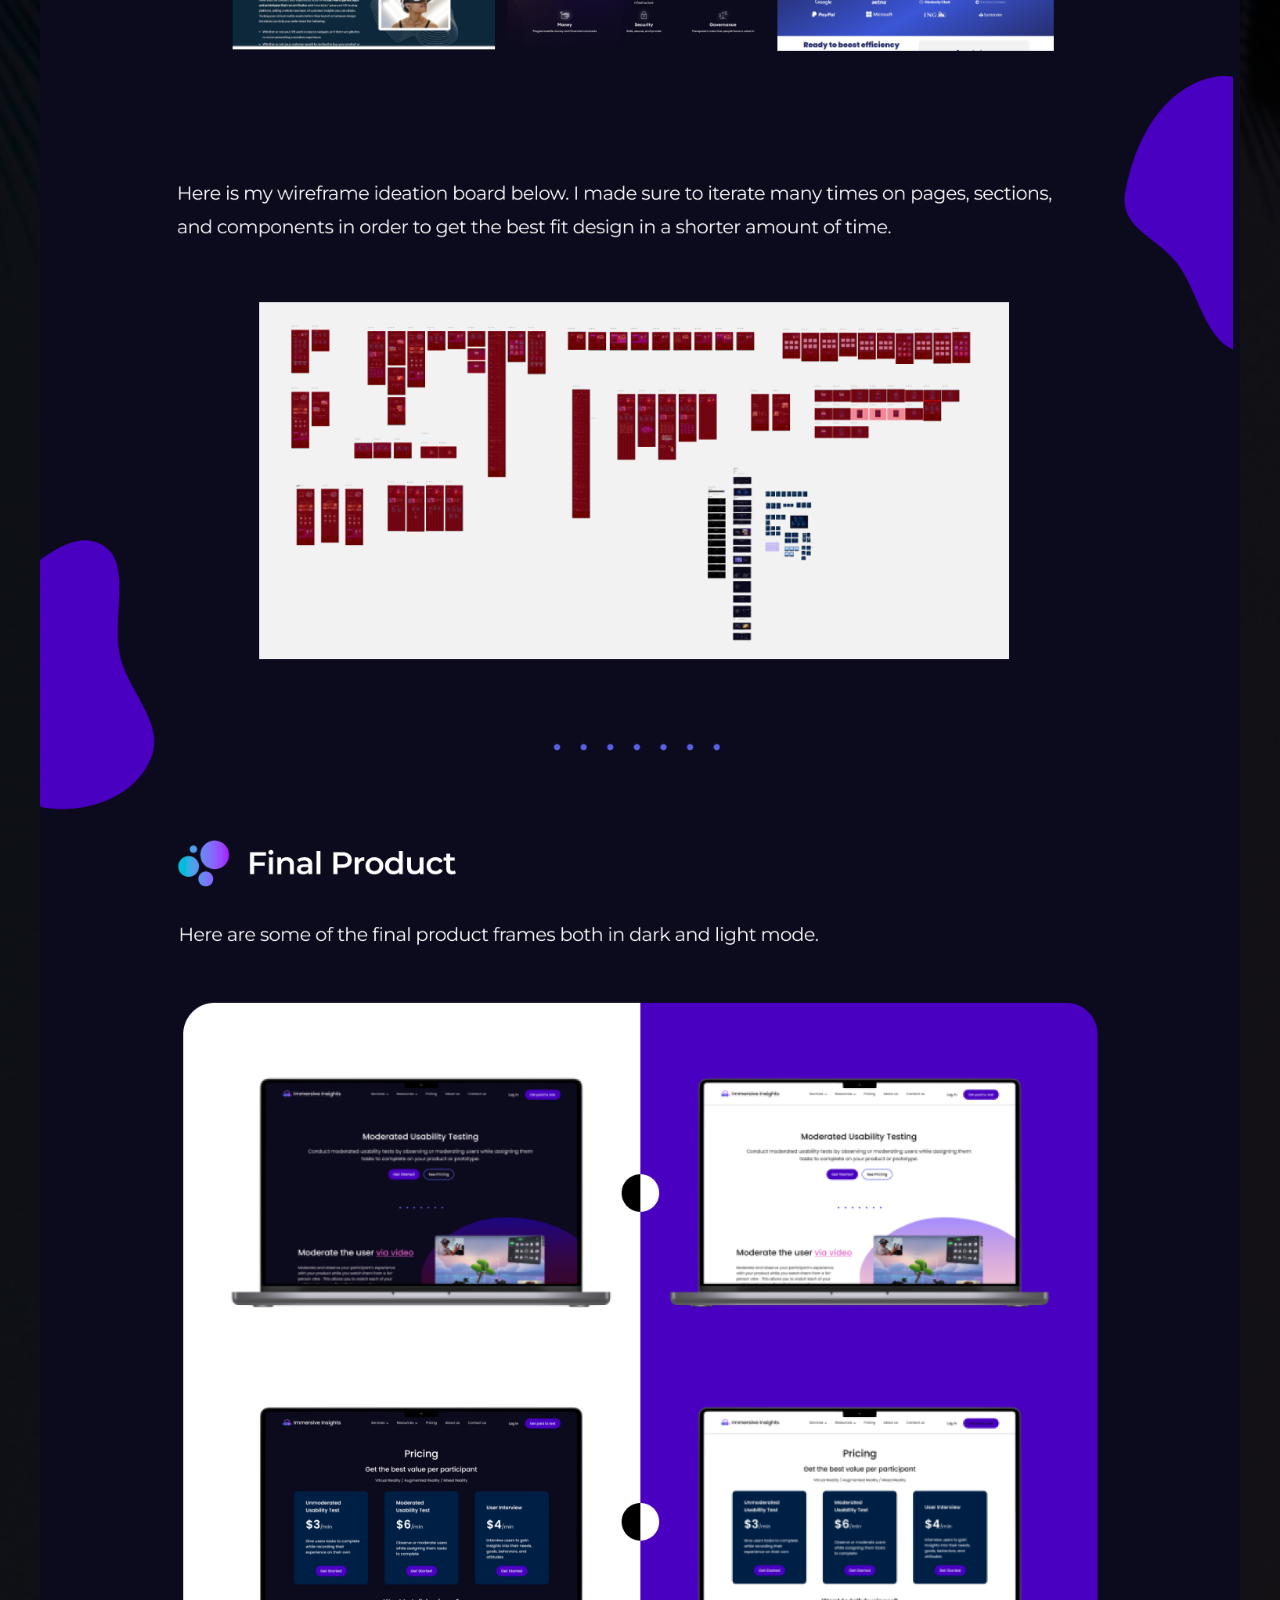
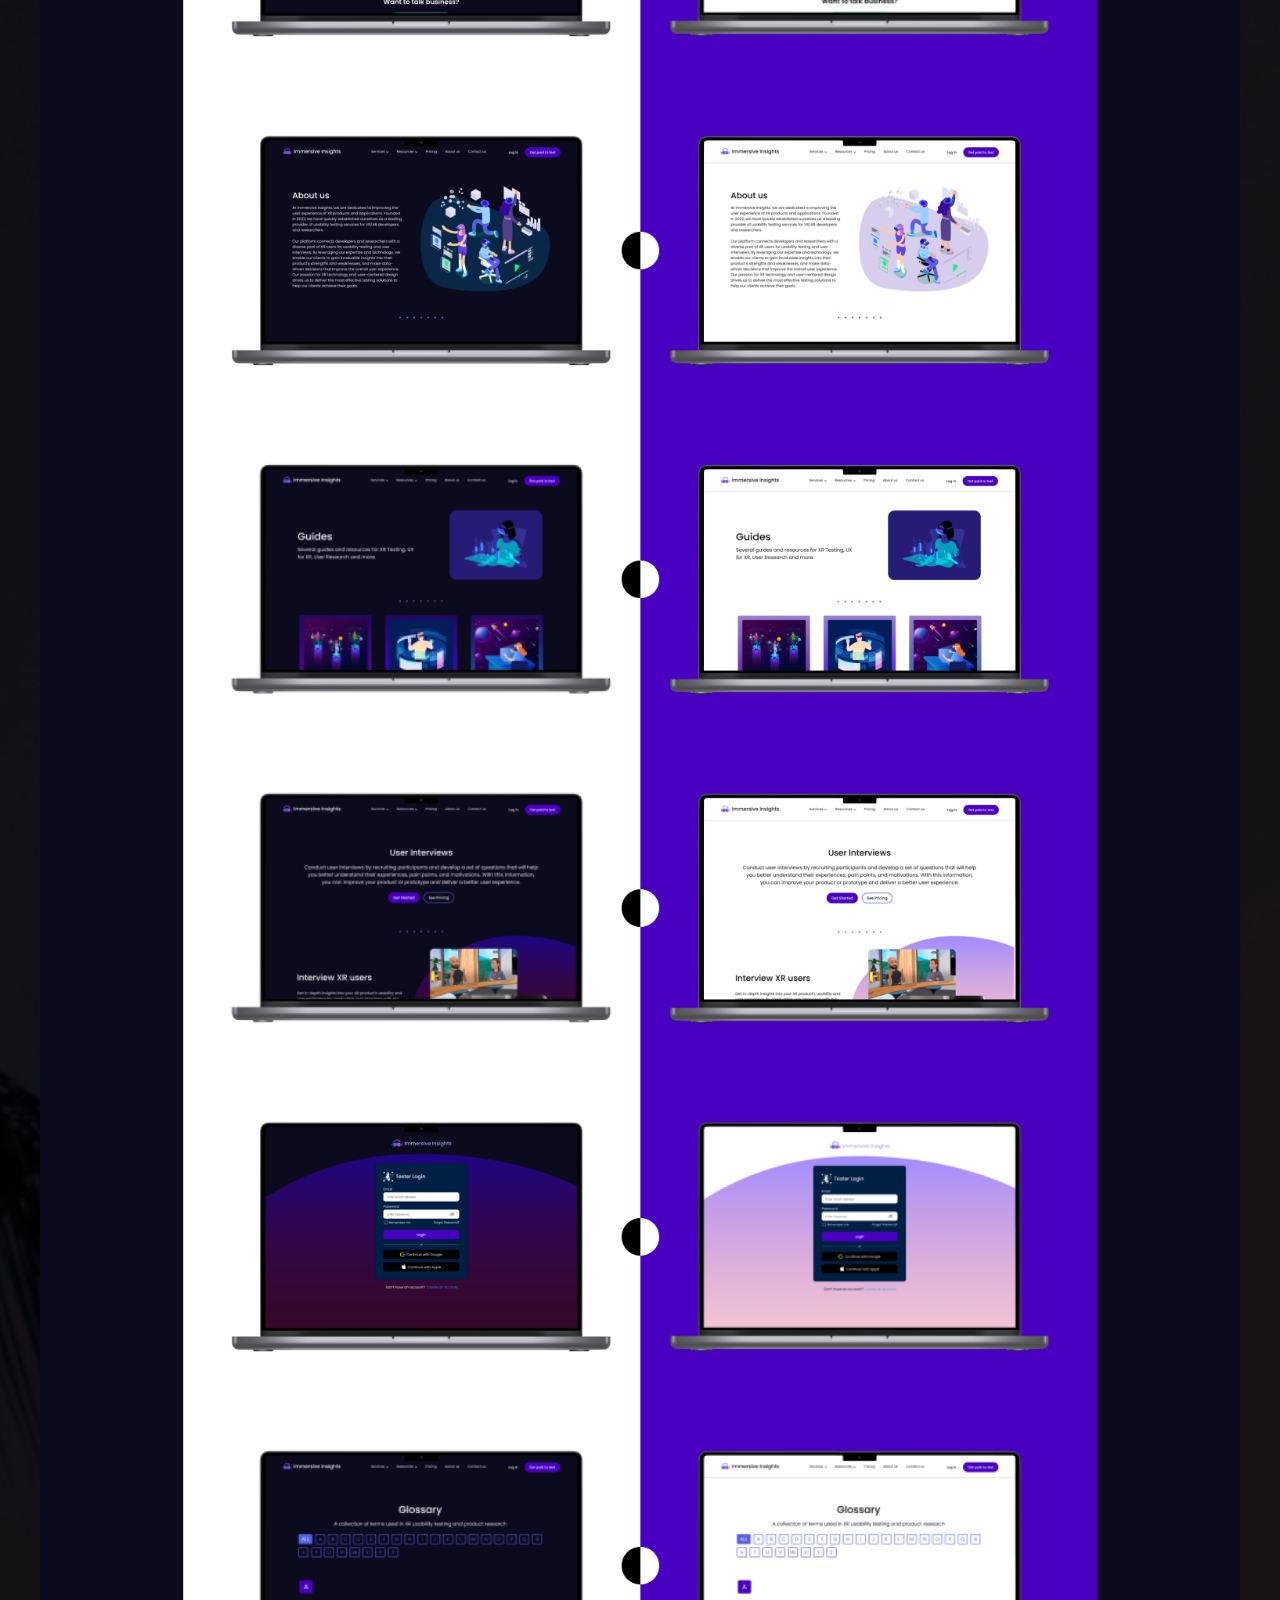
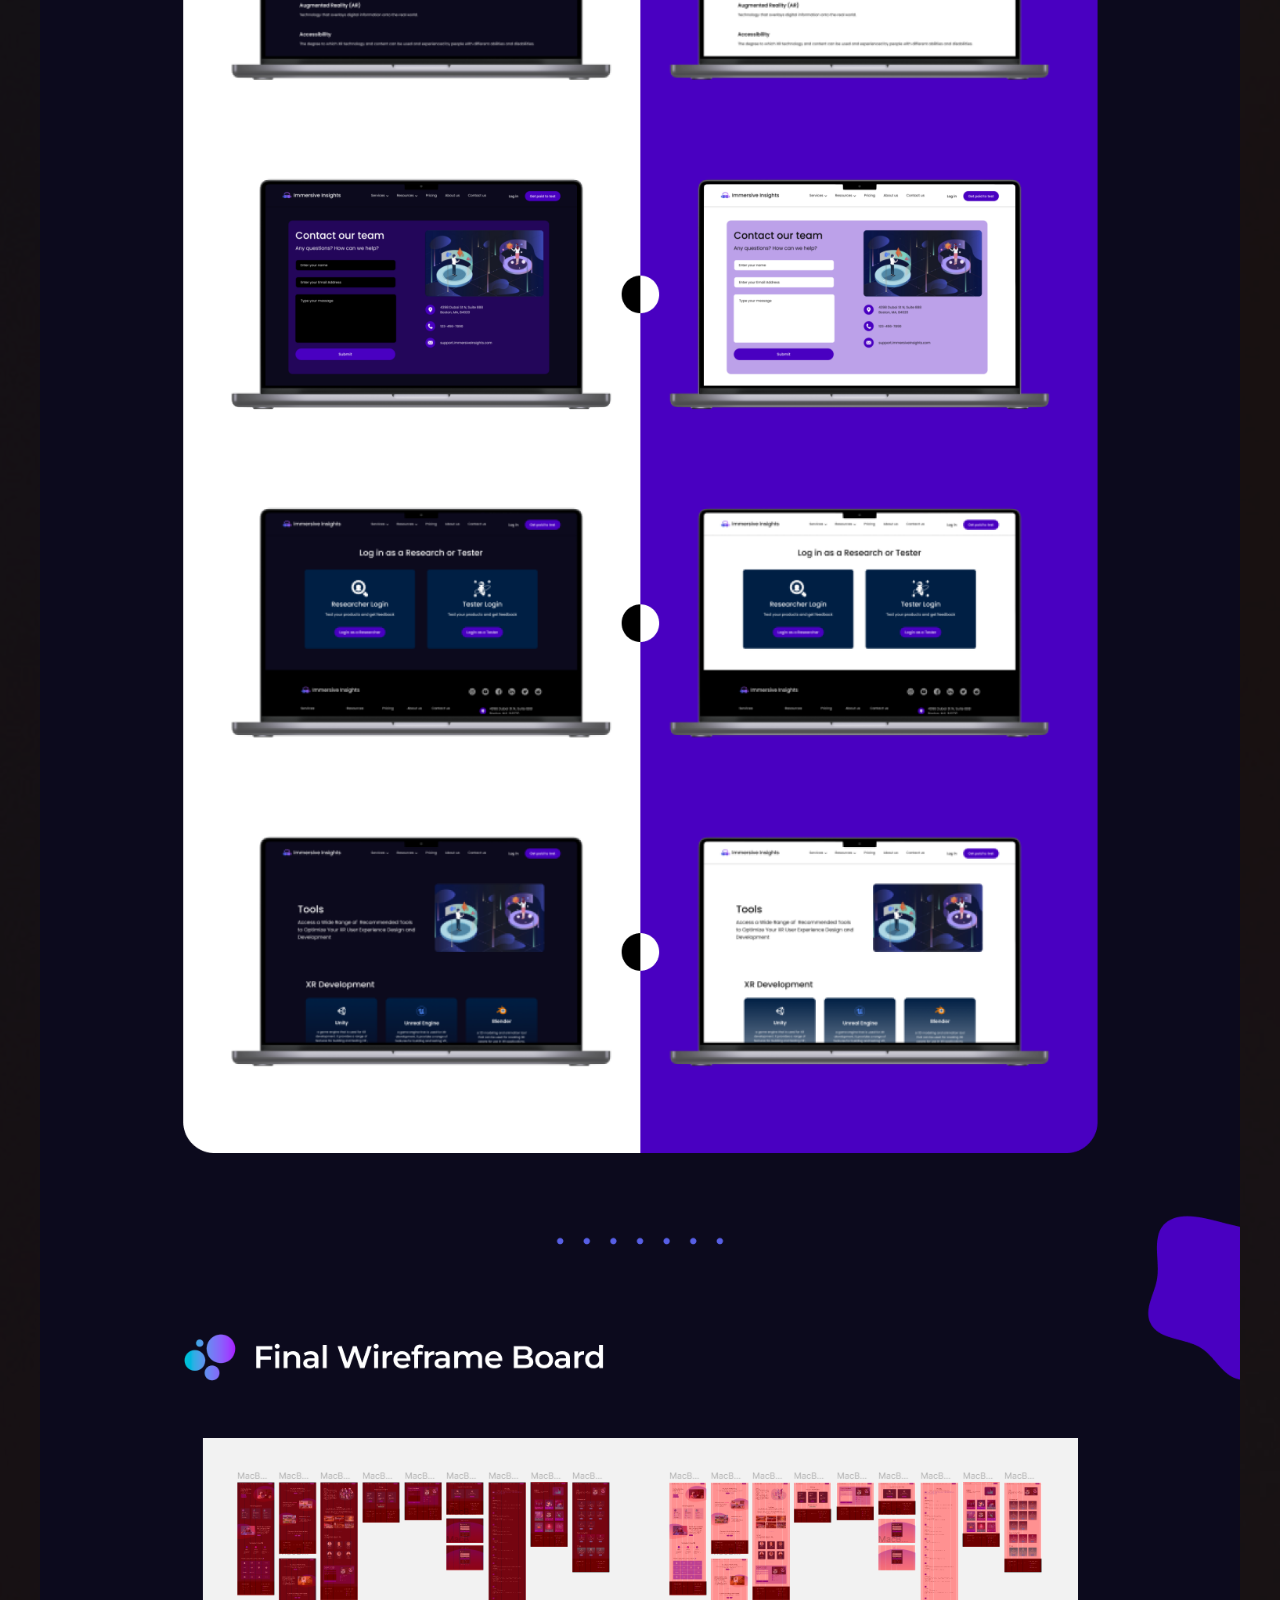
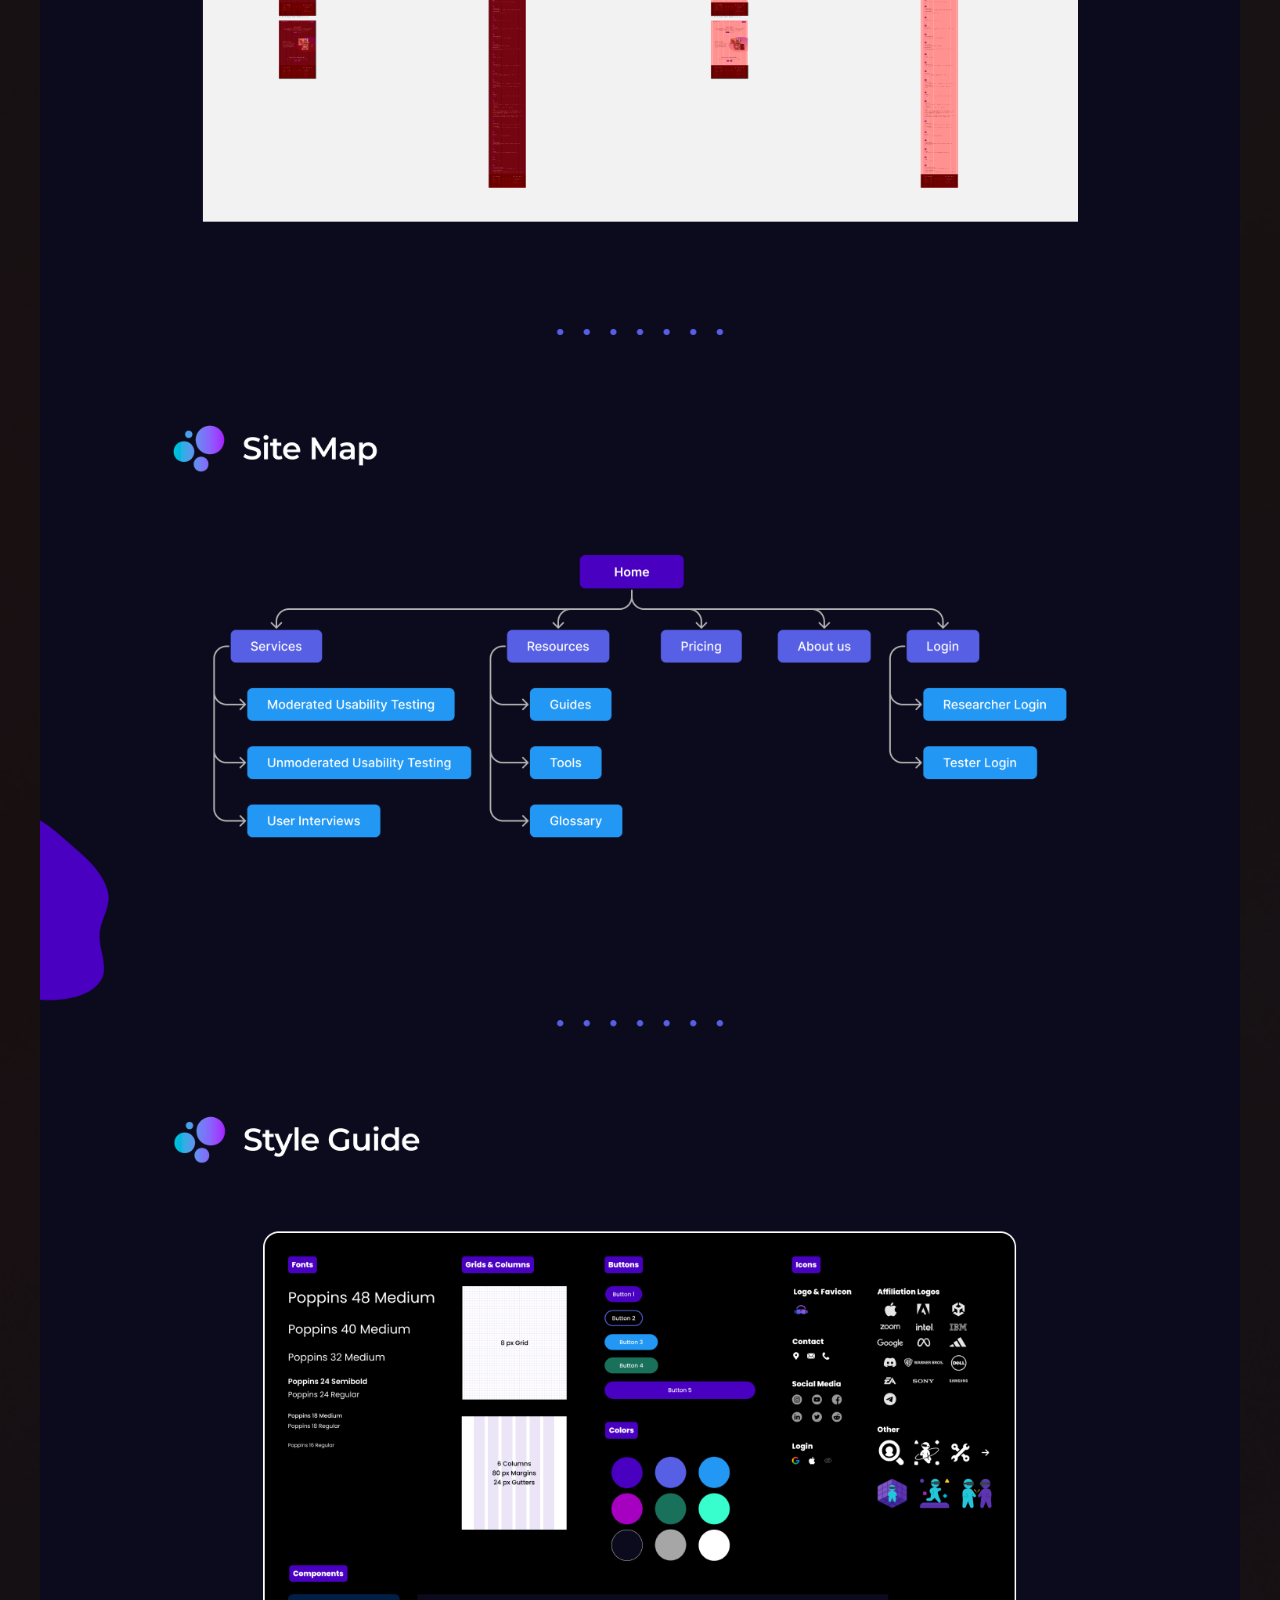
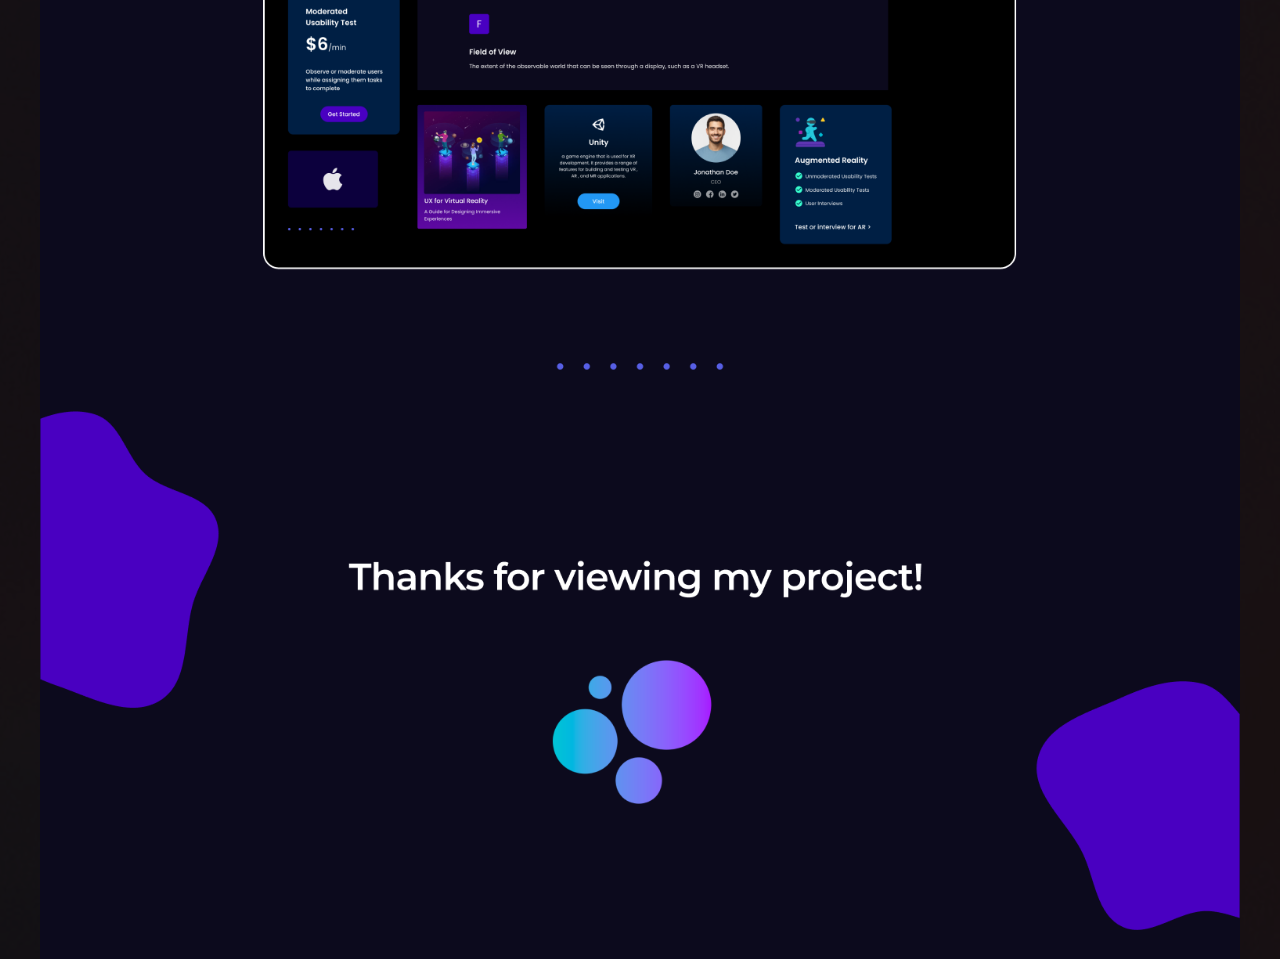
<file: project5.html>
<!DOCTYPE html>
<html lang="en">
  <head>
    <meta charset="UTF-8" />
    <meta http-equiv="X-UA-Compatible" content="IE=edge" />
    <meta name="viewport" content="width=device-width, initial-scale=1.0" />

    <!-- Favicon -->
    <link rel="icon" type="image/png" sizes="32x32" href="images/CM1 Fav.png" />

    <!-- Fonts -->
    <link rel="preconnect" href="https://fonts.googleapis.com" />
    <link
      href="https://fonts.googleapis.com/css2?family=Poppins:wght@300;400;500;600;700&display=swap"
      rel="stylesheet"
    />

    <!-- CSS -->
    <link rel="stylesheet" href="css/style.css" />
    <link rel="stylesheet" href="css/navbar.css" />

    <title>Project 5</title>
  </head>
  <body>
    <div>
      <div class="main-container">
        <!-- NAVBAR -->
        <nav class="nav">
          <div class="navbar">
            <div>
              <a href="index.html">
                <button class="title-container-proj">
                  <img src="images/back.png" alt="back" />
                  <h3 class="title-w">Back</h3>
                </button>
              </a>
            </div>
          </div>
        </nav>
      </div>
      <!--  -->
      <div class="project-container">
        <img src="images/iiproj2.png" alt="" class="proj-img" />
      </div>
    </div>
    <script src="index2.js"></script>
    <script
      async
      src="https://www.googletagmanager.com/gtag/js?id=G-QP78FGZ9BZ"
    ></script>
    <script>
      window.dataLayer = window.dataLayer || [];
      function gtag() {
        dataLayer.push(arguments);
      }
      gtag("js", new Date());

      gtag("config", "G-QP78FGZ9BZ");
    </script>
  </body>
</html>
</file>
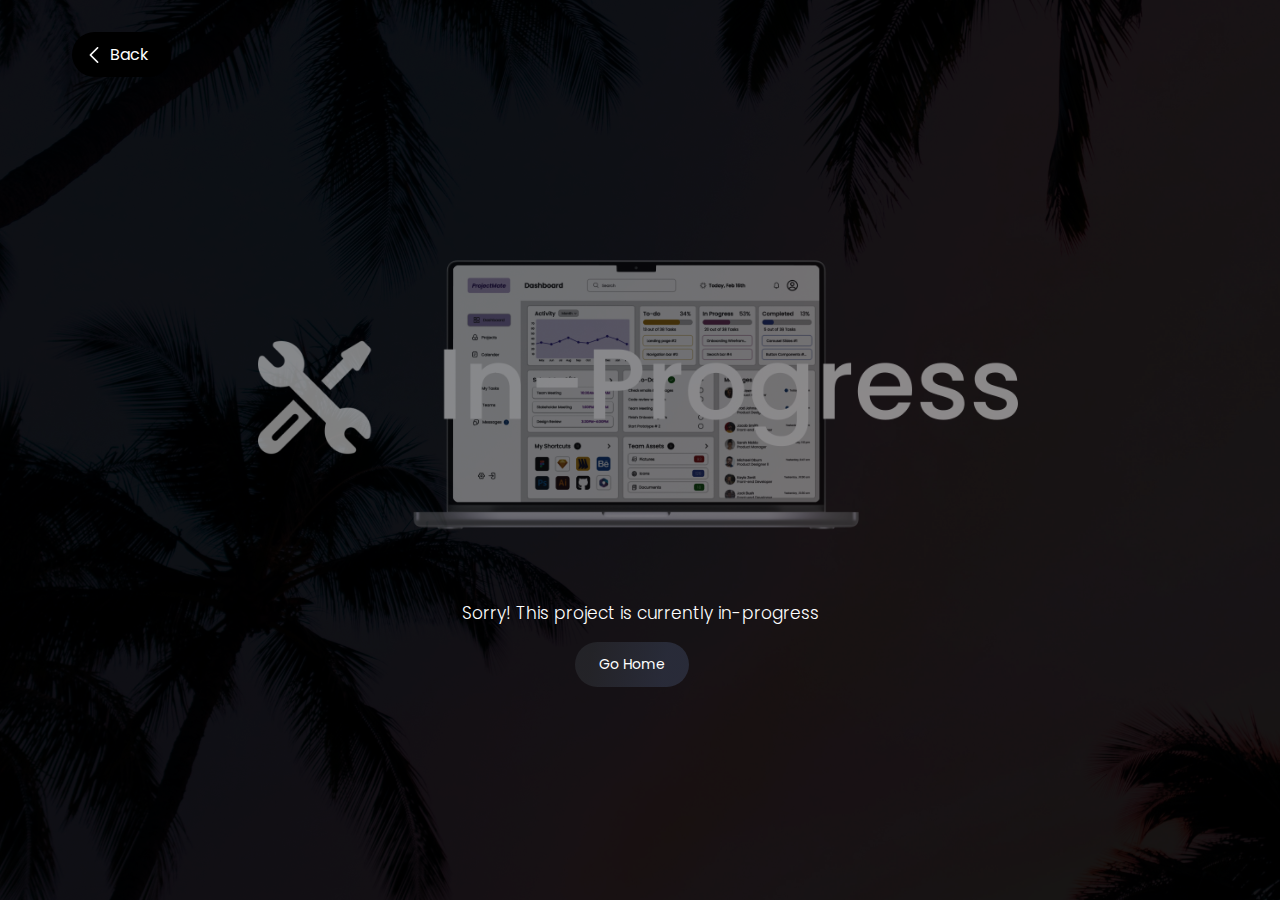
<file: project6.html>
<!DOCTYPE html>
<html lang="en">
  <head>
    <meta charset="UTF-8" />
    <meta http-equiv="X-UA-Compatible" content="IE=edge" />
    <meta name="viewport" content="width=device-width, initial-scale=1.0" />

    <!-- Favicon -->
    <link
      rel="icon"
      type="image/png"
      sizes="32x32"
      href="images/favicon-32x32.png"
    />

    <!-- Fonts -->
    <link rel="preconnect" href="https://fonts.googleapis.com" />
    <link
      href="https://fonts.googleapis.com/css2?family=Poppins:wght@300;400;500;600;700&display=swap"
      rel="stylesheet"
    />

    <!-- CSS -->
    <link rel="stylesheet" href="css/style.css" />
    <link rel="stylesheet" href="css/navbar.css" />

    <title>Project 6</title>
  </head>
  <body>
    <div>
      <div class="main-container">
        <!-- NAVBAR -->
        <nav class="nav">
          <div class="navbar">
            <div>
              <a href="index.html">
                <button class="title-container-proj">
                  <img src="images/back.png" alt="back" />
                  <h3 class="title-w">Back</h3>
                </button>
              </a>
            </div>
          </div>
        </nav>
      </div>
      <!--  -->
      <div class="ty-container">
        <div class="ty-wrapper-alt">
          <img src="images/Group 129.png" alt="" class="proj-img-alt" />
          <p>Sorry! This project is currently in-progress</p>
          <a href="index.html">
            <button>Go Home</button>
          </a>
        </div>
      </div>
    </div>
    <script src="index2.js"></script>
    <script
      async
      src="https://www.googletagmanager.com/gtag/js?id=G-QP78FGZ9BZ"
    ></script>
    <script>
      window.dataLayer = window.dataLayer || [];
      function gtag() {
        dataLayer.push(arguments);
      }
      gtag("js", new Date());

      gtag("config", "G-QP78FGZ9BZ");
    </script>
  </body>
</html>
</file>
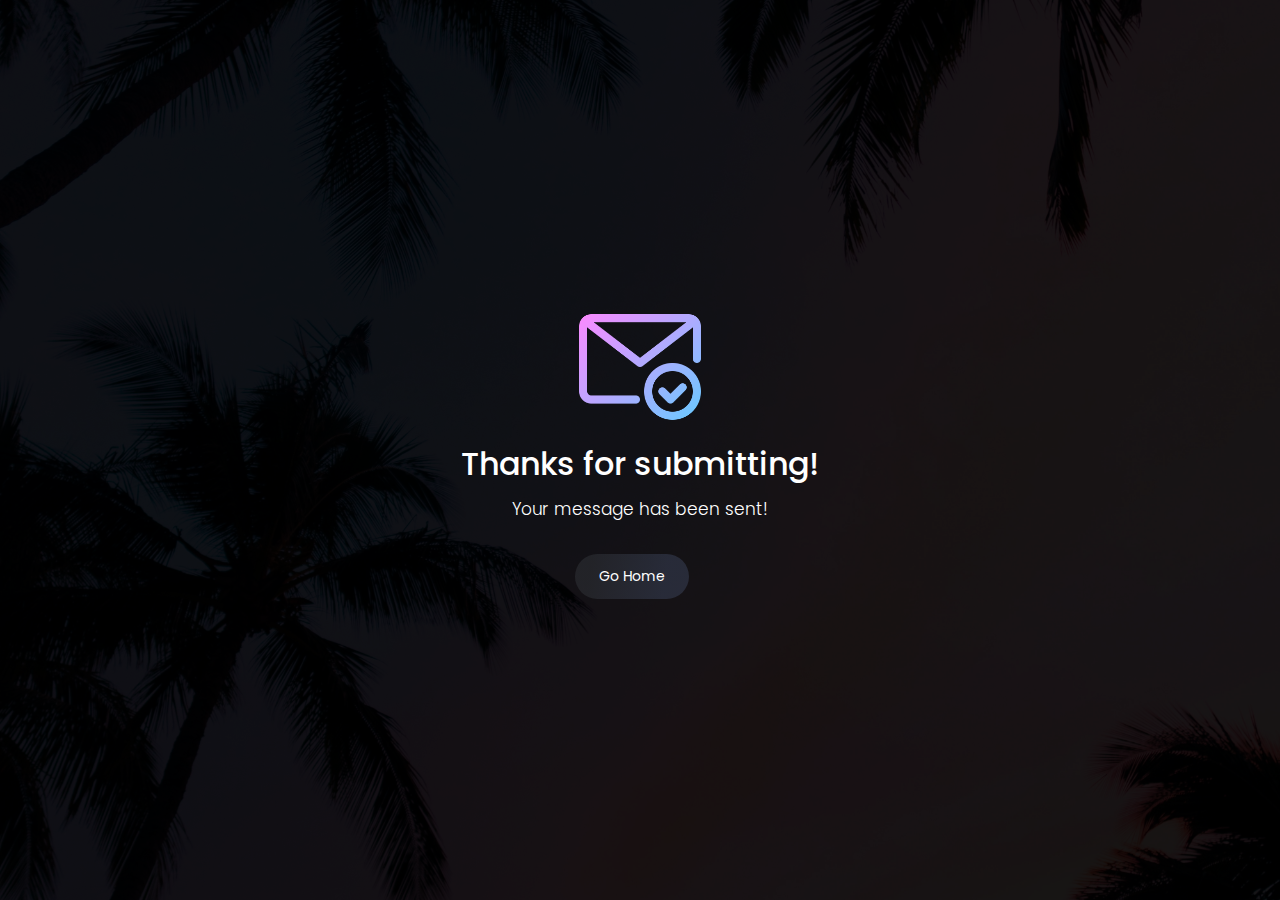
<file: thankyou.html>
<!DOCTYPE html>
<html lang="en">
  <head>
    <meta charset="UTF-8" />
    <meta http-equiv="X-UA-Compatible" content="IE=edge" />
    <meta name="viewport" content="width=device-width, initial-scale=1.0" />

    <!-- Favicon -->
    <link rel="icon" type="image/png" sizes="32x32" href="images/CM1 Fav.png" />

    <!-- Fonts -->
    <link rel="preconnect" href="https://fonts.googleapis.com" />
    <link
      href="https://fonts.googleapis.com/css2?family=Poppins:wght@300;400;500;600;700&display=swap"
      rel="stylesheet"
    />

    <!-- CSS -->
    <link rel="stylesheet" href="css/style.css" />
    <link rel="stylesheet" href="css/navbar.css" />

    <title>Thank you</title>
  </head>
  <body>
    <div class="ty-container">
      <div class="ty-wrapper">
        <img class="ty-img" src="images/mail.png" alt="" />
        <h2>Thanks for submitting!</h2>
        <p>Your message has been sent!</p>
        <a href="index.html">
          <button>Go Home</button>
        </a>
      </div>
    </div>
    <script src="index2.js"></script>
    <script
      async
      src="https://www.googletagmanager.com/gtag/js?id=G-QP78FGZ9BZ"
    ></script>
    <script>
      window.dataLayer = window.dataLayer || [];
      function gtag() {
        dataLayer.push(arguments);
      }
      gtag("js", new Date());

      gtag("config", "G-QP78FGZ9BZ");
    </script>
  </body>
</html>
</file>
<file: css/style.css>
@import url("https://fonts.googleapis.com/css2?family=Poppins:wght@300;400;500;600;700&display=swap");

* {
  margin: 0;
  box-sizing: border-box;
  color: rgb(255, 255, 255);
  font-family: poppins;
  font-size: 16px;
}

html {
  scroll-behavior: smooth;
}

a {
  font-weight: 300;
  text-decoration: none;
}

h1 {
  font-size: 32px;
  font-weight: 300;
}

h2 {
  font-size: 32px;
  font-weight: 500;
}

h3 {
  font-size: 24px;
}

p {
  font-size: 1.0625rem;
  font-weight: 300;
}

body {
  background-color: rgb(10, 10, 11);
  height: auto;
  background-image: url(../images/palmlong.jpeg);
  background-position: center center;
  background-size: cover;
  background-repeat: no-repeat;
  box-shadow: inset 0 0 0 1000px rgba(0, 0, 0, 0.9);
}

.nav-space {
  height: 110px;
}

/* HOME SECTION */
button {
  background: linear-gradient(
    99.49deg,
    rgb(50, 53, 58, 0.5) 14.51%,
    rgba(54, 61, 82, 0.582) 77.41%
  );
  border-radius: 30px;
  border: #3d3d3d;
  font-size: 0.875rem;
  padding: 12px 24px;
  margin-right: 16px;
  cursor: pointer;
  transition: background-color 0.2s ease;
}

button:hover {
  background-color: rgba(91, 96, 145);
}

.button-container button {
  margin-bottom: 16px;
}

.home-section {
  align-items: center;
  max-width: 1200px;
  margin: 0 auto;
  display: flex;
  flex-wrap: wrap-reverse;
  justify-content: space-between;
  padding: 80px 40px 140px 40px;
}

.h-left-div {
  flex: 1;
  padding: 20px;
}

.h-left-div h1 {
  margin-bottom: 16px;
}

.h-left-div p {
  margin-bottom: 32px;
}

.h-right-div {
  flex: 1;
  padding: 20px;
  display: flex;
  justify-content: center;
  align-items: center;
}

.h-right-div img {
  width: 350px;
}

@media (max-width: 1024px) {
  .nav-space {
    height: 60px;
  }
}

/*  */

/* PROJECTS SECTION */
.portfolio-container {
  margin: 0 auto;
  text-align: center;
}

.main-container-alt {
  height: 100%;
  width: 100%;
}

/* .project-container-alt img {
  height: 100vh;
  width: 100vw;
} */

/* .project-wrapper-alt {

} */

.portfolio-page {
  /* background: linear-gradient(180deg, #8e93c2 0%, #000000 100%); */
  background: linear-gradient(180deg, #3c3f61 0%, #e6e6e6 100%);
  overflow-y: auto;
}

.portfolio-projects {
  margin: 0 auto;
  text-align: center;
  padding: 0 16px 80px 16px;
  width: 100%;
}

.portfolio-projects-row {
  margin: 0 auto;
  display: flex;
  align-self: center;
  justify-content: center;
  max-width: 1200px;
}

.portfolio-text {
  margin: 0 auto;
  text-align: center;
  max-width: 900px;
  width: 100%;
  padding: 90px 32px 50px 32px;
}

.portfolio-text h2 {
  margin-bottom: 16px;
}

.title-w {
  color: #000000;
}

.in-prog-sub {
  font-size: 12px;
  font-weight: 400;
  width: auto;
}

.in-prog-text {
  border-radius: 3px 3px 0 0;
  background-color: #ffb412;

  align-items: center;
  display: flex;
  justify-content: center;

  padding: 2px 0;
}

.in-prog-text img {
  margin-right: 4px;
  width: 12px;
}
/*  */

@media (max-width: 1024px) {
  .portfolio-projects-row {
    display: block;
    margin: 0 auto;
    text-align: center;
  }
}
/*  */

/* PROJECT BOX */

#sc-omni {
  background-image: url(../images/Omni.png);
}

#sc-joi {
  background-image: url(../images/joi.png);
}

#sc-mo {
  background-image: url(../images/MO.png);
}

#sc-vrl {
  background-image: url(../images/VR.png);
}

#sc-ii {
  background-image: url(../images/II.png);
}

#sc-pm8 {
  background-image: url(../images/P8.png);
}

/* Add the following styles for the overlay */
.square::before {
  content: "";
  position: absolute;
  top: 0;
  left: 0;
  width: 100%;
  height: 100%;
  background-color: rgba(0, 0, 0, 0); /* Fully transparent initially */
  transition: background-color 0.2s ease-in-out;
  border-radius: 3px;
}

.square:hover::before {
  background-color: rgba(0, 0, 0, 0.6); /* 60% opacity on hover */
}

.square {
  position: relative;
  width: 98%;
  height: 400px;
  background-position: center;
  background-size: cover;
  transition: filter 0.2s ease-in-out;
  cursor: pointer;
  margin: 8px;
  border-radius: 4px;
}

.square-container {
  width: 90%;
}

.text {
  position: absolute;
  top: 50%;
  left: 50%;
  transform: translate(-50%, -50%);
  color: white;
  font-size: 28px;
  text-align: center;
  opacity: 0;
  transition: opacity 0.2s ease-in-out;
}

.text p {
  font-size: 24px;
  color: #ffffff;
}

/* .text-title {
  font-size: 28px;
} */

.square:hover .text {
  opacity: 1;
}

.nav-w {
  color: #000000;
}

@media (max-width: 1024px) {
  .square-container {
    display: block;
    margin: 0 auto;
    text-align: center;
    width: 100%;
  }

  .square {
    padding-bottom: 16px;
  }
}

@media (max-width: 900px) {
  .square-container {
    padding-bottom: 4px;
  }

  .home-section {
    padding: 30px 10px;
    flex-direction: column-reverse;
    text-align: center;
  }
}

@media (max-width: 768px) {
  button {
    margin-bottom: 16px;
  }

  .home-section {
    padding: 30px 10px;
    text-align: center;
  }

  .h-right-div img {
    width: 300px;
  }
}

/* PROJECT PAGES */

/* Project 1 */

.project-container {
  margin: 0 auto;
  text-align: center;
  display: flex;
  align-items: center;
  justify-content: center;
  max-width: 1200px;
}

.proj-img {
  width: 100%;
}

.proj-img-alt {
  border-radius: 10px;
  margin-bottom: 32px;
  width: 85%;
  opacity: 0.5;
  transition: opacity 0.1s ease;
}

.proj-img-alt:hover {
  opacity: 0.75;
}

.prog-title {
  align-items: center;
  display: flex;
  justify-content: center;
}

.tool-img {
  width: 40px;
  height: 40px;
  margin-right: 16px;
}

.ty-wrapper-alt {
  height: 100vh;
  width: 100vh;
  max-width: 1200px;
  align-items: center;
  display: flex;
  flex-direction: column;
  justify-content: center;
  margin: 0 24px;
}

.ty-wrapper-alt p {
  margin-bottom: 16px;
}

#section1,
#section2 {
  height: 1000px;
}

/* ABOUT SECTION */

.about-title {
  margin-bottom: 16px;
}

.about-text p {
  margin-bottom: 24px;
}

.about-page {
  margin: 0 auto;
  max-width: 1200px;
}

.about-section {
  display: flex; /* To keep the divs next to each other */
  justify-content: space-between; /* To have them fill the available space */
  align-items: center; /* To vertically align them */
  padding: 120px 40px 80px 40px; /* Add some padding to create space around the content */
}

.a-left-div {
  padding: 20px;
  max-width: 50%;
}

.about-section img {
  width: 500px;
}

.in-prog {
  align-items: center;
  display: flex;
  justify-content: center;
  margin-top: 24px;
}

.in-prog img {
  margin-right: 8px;
  width: 18px;
}

.in-prog p {
  color: #fffb7f;
  font-size: 16px;
}

@media (max-width: 1000px) {
  .about-section {
    display: block;
    padding: 20px 24px 80px 24px;
  }

  .a-left-div button {
    width: 50%;
  }

  .a-left-div {
    padding: 40px 0px;
    max-width: none; /* Reset the max-width to allow it to take full width */
    margin: 0px;
    display: flex;
    flex-direction: column;
    justify-content: center;
    /* text-align: center; */
  }

  .a-right-div {
    position: none;
    display: flex;
    justify-content: center;
    position: relative;
    margin-right: 0px;
  }

  .h-right-div .img-wrapper {
    overflow: hidden;
  }

  .about-section img {
    width: 100%;
  }

  .in-prog {
    margin-top: 0px;
    margin-bottom: 32px;
  }
}

@media (max-width: 500px) {
  .a-left-div button {
    width: 80%;
  }
}

.cert-card {
  background-color: rgba(
    48,
    50,
    59,
    0.5
  ); /* Semi-transparent background color */
  backdrop-filter: blur(
    10px
  ); /* Background blur effect (adjust blur radius as needed) */
  box-shadow: 0 4px 8px rgba(0, 0, 0, 0.1);
  border-radius: 10px;
  height: 250px;
  width: 190px;
}

.cert-card button {
  font-size: 14px;
  margin-right: 0px;
}

.cert-title {
  margin-bottom: 32px;
}

.cert-img {
  border-radius: 4px;
  margin: 32px 0px 16px 0px;
  width: 40px;
}

.cert-card-container {
  display: flex; /* To keep the divs next to each other */
  justify-content: space-evenly; /* To have them fill the available space */
  align-items: center; /* To vertically align them */
}

.cert-name {
  font-size: 14px;
  height: 52px;
  margin: 16px 8px 8px 8px;
}

.cert-plat {
  color: #b1b1b1;
  font-size: 12px;
}

.certs-section {
  margin: 0 auto;
  text-align: center;
  max-width: 1100px;
  padding: 0px 40px 140px 40px;
}

@media (max-width: 900px) {
  .button-comp,
  .in-prog {
    margin-bottom: 24px;
  }

  .cert-card-container {
    display: flex;
    justify-content: center;
    flex-direction: column;
  }

  .cert-card {
    width: 70%;
    padding: 0 16px;
    height: auto;
    margin: 0px 16px 26px 16px;
  }

  .cert-name {
    height: auto;
    padding: 8px 0px 16px 0px;
  }

  .certs-section {
    padding: 0px 40px 80px 40px;
  }
  
}

@media (max-width: 600px) {
  .cert-card {
    width: 100%;
  }
}

/*  */

/* CONTACT SECTION */

.contact-container {
  background-color: #3c3f61;
}

.contact-form-container {
  max-width: 1000px;
  margin: 0 auto;
  padding: 100px 20px;
  display: flex;
  flex-wrap: wrap;
  gap: 20px;
  width: 100%;
}

.contact-icon {
  margin-right: 16px;
  width: 24px;
}

.contact-info2 {
  display: flex;
  align-items: center;
  justify-content: center;
  padding-top: 60px;
  max-width: 600px;
}

.contact-image {
  margin-bottom: 60px;
}

.contact-info div {
  align-items: center;
  display: flex;
  margin-bottom: 24px;
}

.contact-title-phone {
  display: none;
}

.f-name {
  margin-right: 16px;
}

.fl-name {
  display: flex;
  margin: 0;
}

.form-title {
  margin-bottom: 24px;
}

.form-title h2 {
  margin-bottom: 16px;
}

label {
  font-size: 14px;
}

.left-div {
  flex: 1;
}

.left-div img {
  max-width: 300px;
  opacity: 50%;
}

.right-div {
  flex: 1;
  display: block;
  text-align: left;
}

#div {
  margin-bottom: 24px;
}

.right-div form div input,
.right-div form div textarea {
  width: 100%;
}

input,
textarea {
  background-color: rgba(255, 255, 255, 0.384);
  border: transparent;
  border-radius: 5px;
  /* height: 32px; */
  margin-top: 4px;
  padding: 8px 12px;
}

textarea {
  min-height: 120px;
}

@media (max-width: 1000px) {
  .contact-container {
    margin-bottom: 10px;
    margin-top: 20px;
  }

  .contact-form-container {
    display: block;
    margin: 0 auto;
    padding: 30px 20px;
  }

  .contact-image {
    width: 50%;
  }

  .contact-info {
    padding-bottom: 30px;
    margin: 0 auto;
    align-items: center;
    display: flex;
    justify-content: space-between;
    flex-wrap: wrap;
    max-width: 600px;
  }

  .contact-container {
    margin: 0 4px;
  }

  .left-div {
    display: block;
    text-align: center;
    margin: 0 auto;
  }
}

@media (max-width: 500px) {
  .contact-image {
    display: none;
  }

  .contact-info {
    padding-bottom: 0px;
  }

  .contact-title-phone {
    display: block;
    margin-bottom: 24px;
  }

  .form-title h2 {
    display: none;
  }
}
/*  */

/* FOOTER */

footer {
  background-color: #3c3f61;
  padding-bottom: 24px;
}

.footer-container {
  align-items: center;
  display: flex;
  justify-content: center;
}

.footer-container img {
  width: 12px;
}

.footer-text {
  font-size: 12px;
  margin-right: 6px;
}

/*  */

/* TY PAGE */

.ty-container {
  align-items: center;
  display: flex;
  justify-content: center;
}

.ty-wrapper {
  height: 100vh;
  width: 100vh;
  align-items: center;
  display: flex;
  flex-direction: column;
  justify-content: center;
}

.ty-wrapper h2 {
  margin-bottom: 8px;
}

.ty-img {
  width: 130px;
  margin-bottom: 8px;
}

.ty-wrapper p {
  margin-bottom: 32px;
}

@media (max-width: 500px) {
  .ty-wrapper h2 {
    font-size: 28px;
  }

  .ty-wrapper p {
    font-size: 16px;
  }
}
</file>
<file: css/navbar.css>
.login-paid {
  align-items: center;
  display: flex;
  text-align: right;
}

#right-link {
  margin-left: 20px;
}

#right-link button {
  margin-right: 0px;
}

.login-paid button {
  background: #6e657a;
  border-radius: 30px;
  border: #3d3d3d;
  font-size: 0.875rem;
  padding: 12px 24px;
}

.login-paid button:hover {
  background: #9b8dad;
}

.nav {
  align-items: center;
  /* background-image: linear-gradient(to bottom, rgba(0, 0, 0, 1), rgba(0, 0, 0, 0)); */
  display: flex;
  justify-content: center;
  position: relative;
  position: fixed;
  transition: all 0.5s ease-out;
  z-index: 10;
  width: 100%;
}

.navbar {
  align-items: center;
  display: flex;
  justify-content: space-between;
  max-width: 1200px;
  width: 100%;
  padding: 32px;
}

.navbar-item {
  height: 90%;
}

.navbar a:hover {
  color: #cacaca;
}

.navlinks {
  display: flex;
  height: 100%;
  justify-content: center;
  list-style: none;
  padding: 0;
}

.navlinks a {
  font-size: 1rem;
  list-style: none;
  margin: 0 32px;
  text-decoration: none;
}

.navlinks .navbar-item {
  align-items: center;
  display: flex;
  height: 100%;
  justify-content: center;
}

.title {
  font-size: 1.5rem;
  font-weight: 300;
  text-decoration: none;
}

.social-media {
  width: 20px;
}

.title-container {
  align-items: center;
  display: flex;
  text-decoration: none;
  width: 180px;
}

.title-container-proj {
  align-items: center;
  background: #000000;
  display: flex;
  text-decoration: none;
  padding: 10px 22px 10px 14px;
}

.title-container-proj h3 {
  color: #fff;
  font-size: 16px;
  font-weight: 400;
}

.title-container-proj img {
  width: 16px;
  margin-right: 8px;
}

/* Hamburger menu styles */
.hamburger-menu {
  display: none;
  cursor: pointer;
  padding: 8px 4px 8px 8px;
}

.hamburger-menu-line {
  border-radius: 100px;
  width: 28px;
  height: 2px;
  background-color: #fff;
  margin-bottom: 5px;
}


.dropdown-menu {
  display: none;
  /* position: absolute; */
  background-color: rgb(118, 99, 99);
  box-shadow: 0px 8px 16px 0px rgba(0,0,0,0.2);
  width: 80%;
  z-index: 0;
}

.navlinks-dropdown {
  list-style: none;
  padding: 8px;
  /* text-align: center; */
  /* margin-top: 110px; */
}

.navlinks-dropdown .navbar-item {
  display: block;
}

.navlinks-dropdown .navbar-item a:hover {
  color: #cacaca
}

.navlinks-dropdown .navbar-item a {
  font-size: 1rem;
  text-decoration: none;
  display: block;
  margin: 24px;
}


/* Media query for hamburger menu */
@media screen and (max-width: 900px) {

  .navbar {
    padding: 32px 24px;
  }

  .navlinks {
    display: none;
  }

  .navlinks.active {
    display: flex;
  }

  .login-paid {
    display: none;
  }

  .hamburger-menu {
    display: block;
  }

  button {
    margin-bottom: 0;
  }

}
</file>
